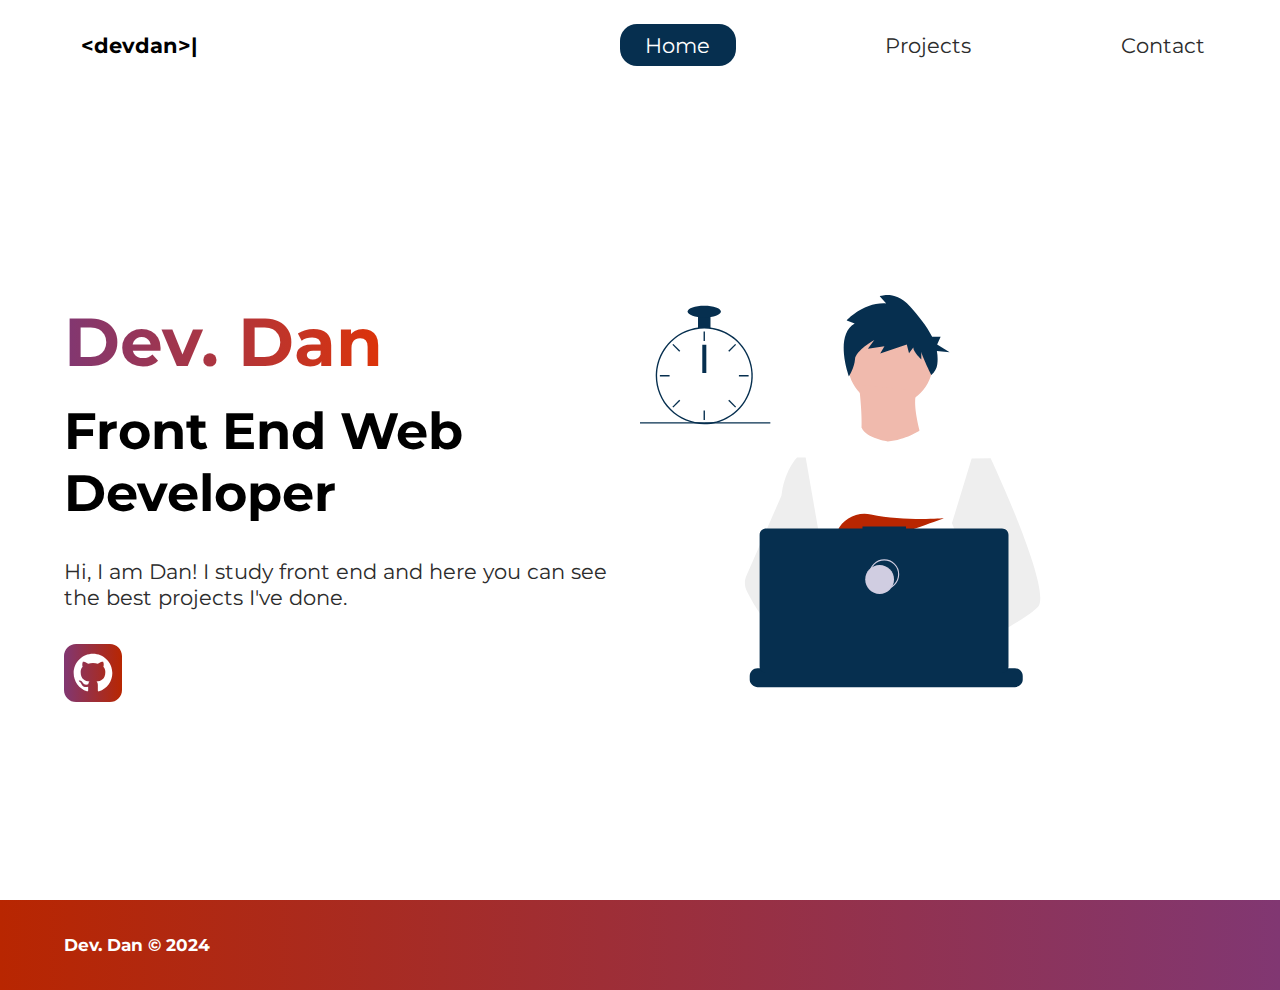
<file: index.html>
<!DOCTYPE html>
<html lang="en">
  <head>
    <meta charset="UTF-8" />
    <meta name="viewport" content="width=device-width, initial-scale=1.0" />
    <meta http-equiv="X-UA-Compatible" content="ie=edge" />
    <meta
      name="description"
      content="Dev. Dan is a front end web developer who specializes in html,css"
    />
    <meta name="robots" content="index,follow" />
    <link
      href="https://fonts.googleapis.com/css?family=Montserrat:400,500&display=swap"
      rel="stylesheet"
    />
    <link rel="preconnect" href="https://fonts.gstatic.com">
<link href="https://fonts.googleapis.com/css2?family=Major+Mono+Display&display=swap" rel="stylesheet">
    <link rel="stylesheet" href="./styles/style.css" />
    <title>Dev. Dan | Web Developer</title>
  </head>
  <body>
    <header class="main-head">
      <nav>
        <div class="logo">
          <!-- <img src="./icons/devdan.svg" alt="logo" /> -->
          <h1>&lt;devdan&gt;<span>|</span></h1>
        </div>
        <ul>
          <li><a class="active" href="/">Home</a></li>
          <li><a href="projects/index.html">Projects</a></li>
          <li><a href="contact/index.html">Contact</a></li>
        </ul>
      </nav>
    </header>
    <section class="intro">
      <div class="intro-text">
        <h2>Dev. Dan</h2>
        <h3>
          Front End Web <br />
          Developer
        </h3>
        <p>
          Hi, I am Dan! I study front end and here you can see the best projects I've done.
        </p>
        <div class="intro-social">
          <a href="https://github.com/danplshko"
            ><img src="./icons/github.svg" alt="github-social-link"
          /></a>
          <!-- <a href="#"
            ><img src="./icons/linked-in.svg" alt="linkedin-social-link"
          /></a> -->
        </div>
      </div>
      <div class="intro-images">
        <svg
          width="799"
          height="690"
          viewBox="0 0 799 690"
          fill="none"
          xmlns="http://www.w3.org/2000/svg"
        >
          <g id="undraw_dev_productivity_umsq (1) 1" clip-path="url(#clip0)">
            <path
              id="Vector"
              d="M516.92 624.636C516.92 624.636 512.16 626.266 504.42 628.576C487.31 633.706 455.65 642.216 428.82 643.916C405.72 645.396 386.2 641.836 382.63 626.766C381.1 620.286 383.27 614.956 388 610.576C402.12 597.486 439 592.796 468.25 591.186C476.51 590.736 484.15 590.526 490.51 590.446C501.31 590.306 508.39 590.526 508.39 590.526L508.56 591.186L516.92 624.636Z"
              fill="#A0616A"
            />
            <path
              id="Vector_2"
              d="M436.99 672.586C418.61 695.346 342.73 647.666 316.19 629.886C310.41 626.016 306.97 623.566 306.97 623.566L331.25 591.186L338.94 580.936C338.94 580.936 345.82 584.586 355.99 590.526C356.36 590.746 356.73 590.966 357.11 591.186C365.88 596.336 376.89 603.066 388 610.576C403.33 620.946 418.83 632.776 428.82 643.916C438.59 654.806 443.08 665.036 436.99 672.586Z"
              fill="#A0616A"
            />
            <g id="me">
              <path
                id="Vector_3"
                d="M434.672 191.952C475.283 191.607 507.926 158.406 507.582 117.795C507.237 77.1832 474.036 44.5403 433.425 44.8847C392.813 45.2291 360.17 78.4303 360.515 119.042C360.859 159.653 394.06 192.296 434.672 191.952Z"
                fill="#F0BAAD"
              />
              <path
                id="Vector_4"
                d="M379.477 155.65C379.477 155.65 394.216 259.972 373.002 271.875C351.787 283.779 499.929 283.588 499.929 283.588C499.929 283.588 466.124 193.284 480.809 165.449L379.477 155.65Z"
                fill="#F0BAAD"
              />
              <path
                id="Vector_5"
                d="M608.101 283.199L596.257 339.402L571.214 458.308L570.49 464.815L562.138 540.138L556.582 590.177L552.857 623.79C528.584 636.526 510.988 645.326 510.988 645.326C510.988 645.326 509.404 637.719 506.871 627.99C489.805 633.265 458.218 642.043 431.404 643.97C441.266 654.777 445.842 664.969 439.817 672.57C421.63 695.485 345.349 648.45 318.659 630.896C318.077 635.158 317.879 639.464 318.068 643.762L297.626 628.314L299.331 592.359L302.206 531.522L305.819 455.229C304.448 451.975 303.294 448.634 302.364 445.228C295.956 423.161 288.032 379.057 281.928 342.067C277.016 312.298 273.302 287.138 272.517 281.785C272.411 281.086 272.358 280.726 272.358 280.726L384.363 230.094C392.509 248.556 429.865 253.809 429.865 253.809C460.756 251.417 484.847 234.913 484.847 234.913L608.101 283.199Z"
                fill="white"
              />
              <path
                id="Vector_6"
                d="M372.285 49.3811L358.49 43.9934C358.49 43.9934 386.969 12.1 426.99 14.513L415.635 2.22366C415.635 2.22366 443.04 -9.01799 468.283 19.6674C481.553 34.7467 496.908 52.4737 506.557 72.5077L521.281 72.3829L515.251 85.9663L536.874 99.3152L514.777 97.0719C516.155 104.471 516.421 112.034 515.566 119.511C514.683 126.991 510.928 133.835 505.094 138.598V138.598C505.094 138.598 487.743 103.449 487.696 97.9443L487.813 111.705C487.813 111.705 473.959 99.4371 473.889 91.1807L466.471 100.877L462.593 85.7717L416.475 101.301L423.87 88.8526L395.157 93.2246L406.278 77.9923C406.278 77.9923 373.932 96.1568 372.811 111.304C371.689 126.452 362.299 140.875 362.299 140.875C362.299 140.875 336.213 70.3294 372.285 49.3811Z"
                fill="#062F4F"
              />
              <path
                id="Vector_7"
                d="M690.215 540.422C682.794 548.605 664.338 560.992 641.951 574.422C633.623 579.413 624.757 584.559 615.71 589.676C594.122 601.889 571.514 614.001 552.857 623.79C528.584 636.526 510.988 645.326 510.988 645.326C510.988 645.326 509.403 637.719 506.871 627.99C503.48 614.968 498.397 598.141 493.184 590.715C493.002 590.456 492.82 590.218 492.638 589.979C491.121 588.022 489.601 586.885 488.112 586.897L562.138 540.138L594.127 519.926L570.489 464.814L540.842 395.683L557.908 339.727L575.062 283.479L608.101 283.199C608.101 283.199 619.243 306.985 633.514 340.166C635.647 345.128 637.851 350.299 640.096 355.64C669.469 425.394 706.176 522.836 690.215 540.422Z"
                fill="#EEEEEE"
              />
              <path
                id="Vector_8"
                d="M358.123 591.2C355.41 591.212 352.702 591.456 350.029 591.928C327.074 596.073 320.47 616.94 318.659 630.896C318.077 635.158 317.879 639.464 318.068 643.761L297.626 628.314L290.178 622.687C272.316 616.628 256.353 605.733 242.483 592.84C230.449 581.456 219.634 568.849 210.213 555.223C200.831 541.793 192.448 527.692 185.134 513.034C183.094 508.943 181.977 504.454 181.864 499.884C181.751 495.314 182.644 490.775 184.48 486.588L209.154 430.327L245.218 348.098C245.471 346.146 245.752 344.237 246.059 342.371C252.995 300.511 272.367 281.786 272.367 281.786L287.286 281.659L297.778 341.932L310.813 416.815L302.364 445.227L282.839 510.845L302.205 531.522L358.123 591.2Z"
                fill="#EEEEEE"
              />
            </g>
            <path
              id="Vector_9"
              d="M372.877 415.806L385.631 430.686C390.37 429.783 395.319 428.721 400.416 427.529L396.752 415.806L405.71 426.256C459.707 412.975 526.637 387.155 526.637 387.155C526.637 387.155 454.379 392.453 400.428 380.666C376.558 375.451 351.998 387.284 342.202 409.668C336.508 422.679 337.403 433.951 357.596 433.951C364.419 433.835 371.223 433.195 377.949 432.037L372.877 415.806Z"
              fill="#b82601"
            />
            <path
              id="Vector_10"
              d="M663.65 660.386V666.456C663.654 668.122 663.345 669.774 662.74 671.326C662.472 672.018 662.147 672.687 661.77 673.326C660.578 675.326 658.887 676.983 656.862 678.133C654.838 679.283 652.549 679.887 650.22 679.886H203.67C201.342 679.887 199.053 679.283 197.028 678.133C195.003 676.983 193.312 675.326 192.12 673.326C191.743 672.687 191.419 672.018 191.15 671.326C190.546 669.774 190.237 668.122 190.24 666.456V660.386C190.24 658.622 190.587 656.876 191.262 655.246C191.936 653.616 192.926 652.136 194.173 650.888C195.42 649.641 196.901 648.652 198.53 647.977C200.16 647.302 201.906 646.955 203.67 646.956H229.41V644.126C229.41 644.052 229.425 643.979 229.453 643.911C229.481 643.843 229.522 643.782 229.574 643.73C229.626 643.678 229.688 643.636 229.756 643.608C229.824 643.58 229.897 643.566 229.97 643.566H243.4C243.474 643.566 243.547 643.58 243.615 643.608C243.683 643.636 243.745 643.678 243.797 643.73C243.849 643.782 243.89 643.843 243.918 643.911C243.946 643.979 243.96 644.052 243.96 644.126V646.956H252.35V644.126C252.35 644.052 252.365 643.979 252.393 643.911C252.421 643.843 252.462 643.782 252.514 643.73C252.566 643.678 252.628 643.636 252.696 643.608C252.764 643.58 252.837 643.566 252.91 643.566H266.34C266.414 643.566 266.487 643.58 266.555 643.608C266.623 643.636 266.684 643.678 266.736 643.73C266.789 643.782 266.83 643.843 266.858 643.911C266.886 643.979 266.9 644.052 266.9 644.126V646.956H275.3V644.126C275.3 644.052 275.315 643.979 275.343 643.911C275.371 643.843 275.412 643.782 275.464 643.73C275.516 643.678 275.578 643.636 275.646 643.608C275.714 643.58 275.787 643.566 275.86 643.566H289.29C289.364 643.566 289.437 643.58 289.505 643.608C289.573 643.636 289.634 643.678 289.686 643.73C289.739 643.782 289.78 643.843 289.808 643.911C289.836 643.979 289.85 644.052 289.85 644.126V646.956H298.24V644.126C298.24 644.052 298.255 643.979 298.283 643.911C298.311 643.843 298.352 643.782 298.404 643.73C298.456 643.678 298.518 643.636 298.586 643.608C298.654 643.58 298.727 643.566 298.8 643.566H312.23C312.304 643.566 312.377 643.58 312.445 643.608C312.513 643.636 312.574 643.678 312.626 643.73C312.678 643.782 312.72 643.843 312.748 643.911C312.776 643.979 312.79 644.052 312.79 644.126V646.956H321.18V644.126C321.18 644.052 321.194 643.979 321.223 643.911C321.251 643.843 321.292 643.782 321.344 643.73C321.396 643.678 321.458 643.636 321.526 643.608C321.594 643.58 321.667 643.566 321.74 643.566H335.17C335.244 643.566 335.317 643.58 335.385 643.608C335.453 643.636 335.514 643.678 335.566 643.73C335.618 643.782 335.66 643.843 335.688 643.911C335.716 643.979 335.73 644.052 335.73 644.126V646.956H344.13V644.126C344.13 644.052 344.145 643.979 344.173 643.911C344.201 643.843 344.242 643.782 344.294 643.73C344.346 643.678 344.408 643.636 344.476 643.608C344.544 643.58 344.617 643.566 344.69 643.566H358.12C358.194 643.566 358.267 643.58 358.335 643.608C358.403 643.636 358.464 643.678 358.516 643.73C358.569 643.782 358.61 643.843 358.638 643.911C358.666 643.979 358.68 644.052 358.68 644.126V646.956H367.07V644.126C367.07 644.052 367.085 643.979 367.113 643.911C367.141 643.843 367.182 643.782 367.234 643.73C367.286 643.678 367.348 643.636 367.416 643.608C367.484 643.58 367.557 643.566 367.63 643.566H472.83C472.904 643.566 472.977 643.58 473.045 643.608C473.113 643.636 473.174 643.678 473.227 643.73C473.279 643.782 473.32 643.843 473.348 643.911C473.376 643.979 473.39 644.052 473.39 644.126V646.956H481.79V644.126C481.79 644.052 481.804 643.979 481.833 643.911C481.861 643.843 481.902 643.782 481.954 643.73C482.006 643.678 482.068 643.636 482.136 643.608C482.204 643.58 482.277 643.566 482.35 643.566H495.78C495.928 643.567 496.07 643.627 496.175 643.732C496.279 643.836 496.339 643.978 496.34 644.126V646.956H504.73V644.126C504.73 644.052 504.745 643.979 504.773 643.911C504.801 643.843 504.842 643.782 504.894 643.73C504.946 643.678 505.008 643.636 505.076 643.608C505.144 643.58 505.217 643.566 505.29 643.566H518.72C518.794 643.566 518.867 643.58 518.935 643.608C519.003 643.636 519.065 643.678 519.117 643.73C519.169 643.782 519.21 643.843 519.238 643.911C519.266 643.979 519.28 644.052 519.28 644.126V646.956H527.67V644.126C527.67 644.052 527.685 643.979 527.713 643.911C527.741 643.843 527.782 643.782 527.834 643.73C527.886 643.678 527.948 643.636 528.016 643.608C528.084 643.58 528.157 643.566 528.23 643.566H541.66C541.734 643.566 541.807 643.58 541.875 643.608C541.943 643.636 542.005 643.678 542.057 643.73C542.109 643.782 542.15 643.843 542.178 643.911C542.206 643.979 542.22 644.052 542.22 644.126V646.956H550.62V644.126C550.62 644.052 550.635 643.979 550.663 643.911C550.691 643.843 550.732 643.782 550.784 643.73C550.836 643.678 550.898 643.636 550.966 643.608C551.034 643.58 551.107 643.566 551.18 643.566H564.61C564.757 643.568 564.898 643.628 565.001 643.733C565.104 643.837 565.161 643.979 565.16 644.126V646.956H573.56V644.126C573.56 644.052 573.575 643.979 573.603 643.911C573.631 643.843 573.672 643.782 573.724 643.73C573.776 643.678 573.838 643.636 573.906 643.608C573.974 643.58 574.047 643.566 574.12 643.566H587.55C587.624 643.566 587.697 643.58 587.765 643.608C587.833 643.636 587.895 643.678 587.947 643.73C587.999 643.782 588.04 643.843 588.068 643.911C588.096 643.979 588.11 644.052 588.11 644.126V646.956H596.5V644.126C596.5 644.052 596.515 643.979 596.543 643.911C596.571 643.843 596.612 643.782 596.664 643.73C596.716 643.678 596.778 643.636 596.846 643.608C596.914 643.58 596.987 643.566 597.06 643.566H610.49C610.564 643.566 610.637 643.58 610.705 643.608C610.773 643.636 610.835 643.678 610.887 643.73C610.939 643.782 610.98 643.843 611.008 643.911C611.036 643.979 611.05 644.052 611.05 644.126V646.956H650.22C651.984 646.955 653.731 647.302 655.36 647.977C656.99 648.652 658.471 649.641 659.718 650.888C660.965 652.136 661.954 653.616 662.629 655.246C663.304 656.876 663.651 658.622 663.65 660.386Z"
              fill="#062F4F"
            />
            <!-- <path
              id="Vector_11"
              d="M793.5 671.326H60.5V673.326H793.5V671.326Z"
              fill="#3F3D56"
            /> -->
            <path
              id="Vector_12"
              d="M627.694 404.757H461.251V401.326H385.78V404.757H218.651C215.665 404.757 212.801 405.943 210.69 408.054C208.578 410.166 207.392 413.029 207.392 416.015V643.927C207.392 646.913 208.578 649.776 210.69 651.888C212.801 653.999 215.665 655.185 218.651 655.185H627.694C630.68 655.185 633.544 653.999 635.655 651.888C637.767 649.776 638.953 646.913 638.953 643.927V416.015C638.953 414.537 638.662 413.073 638.096 411.707C637.53 410.341 636.701 409.1 635.655 408.054C634.61 407.009 633.369 406.18 632.003 405.614C630.637 405.048 629.173 404.757 627.694 404.757Z"
              fill="#062F4F"
            />
            <path
              id="Vector_13"
              d="M423.5 509.326C437.307 509.326 448.5 498.133 448.5 484.326C448.5 470.519 437.307 459.326 423.5 459.326C409.693 459.326 398.5 470.519 398.5 484.326C398.5 498.133 409.693 509.326 423.5 509.326Z"
              stroke="#D0CDE1"
              stroke-width="2"
              stroke-miterlimit="10"
            />
            <path
              id="Vector_14"
              d="M415.5 518.326C429.307 518.326 440.5 507.133 440.5 493.326C440.5 479.519 429.307 468.326 415.5 468.326C401.693 468.326 390.5 479.519 390.5 493.326C390.5 507.133 401.693 518.326 415.5 518.326Z"
              fill="#D0CDE1"
            />
            <!-- <path
              id="Vector_15"
              d="M108.446 661.223H80.4463V689.223H108.446V661.223Z"
              fill="#D0CDE1"
            />
            <path
              id="Vector_16"
              d="M91.4502 639.223V673.223H125.45V639.223H91.4502ZM123.97 671.743H92.9202V640.703H123.97V671.743Z"
              fill="#3F3D56"
            />
            <path
              id="Vector_17"
              d="M756.446 661.223H728.446V689.223H756.446V661.223Z"
              fill="#D0CDE1"
            />
            <path
              id="Vector_18"
              d="M739.45 639.223V673.223H773.45V639.223H739.45ZM771.97 671.743H740.92V640.703H771.97V671.743Z"
              fill="#3F3D56" -->
            />
            <!-- <path
              id="Vector_19"
              d="M94.5802 230.113C138.399 230.113 173.921 194.592 173.921 150.773C173.921 106.955 138.399 71.4326 94.5802 71.4326C50.7617 71.4326 15.2397 106.955 15.2397 150.773C15.2397 194.592 50.7617 230.113 94.5802 230.113Z"
              fill="#813772"
            /> -->
            <path
              id="Vector_20"
              d="M122.229 56.4899C115.045 55.5763 107.774 55.5763 100.59 56.4899C84.586 58.5913 69.5203 65.2398 57.181 75.6465C44.8417 86.0532 35.7467 99.7813 30.9754 115.202C28.8053 122.229 27.5764 129.514 27.3208 136.864C27.2848 137.886 27.2607 138.92 27.2607 139.954C27.283 162.264 36.1559 183.655 51.932 199.431C67.7082 215.207 89.0989 224.08 111.41 224.103C113.201 224.103 114.992 224.042 116.759 223.934C120.907 223.674 125.03 223.103 129.093 222.227C148.495 218.055 165.798 207.161 177.947 191.468C190.095 175.776 196.308 156.295 195.487 136.467C194.665 116.638 186.863 97.738 173.459 83.1039C160.054 68.4698 141.909 59.0435 122.229 56.4899H122.229ZM137.748 217.347H137.736C130.959 219.659 123.905 221.062 116.759 221.518C114.992 221.638 113.201 221.698 111.41 221.698C89.7377 221.672 68.961 213.051 53.6367 197.727C38.3123 182.402 29.6914 161.626 29.6649 139.954C29.6649 138.92 29.689 137.886 29.725 136.864C30.5514 115.744 39.5156 95.7617 54.7411 81.1008C69.9666 66.44 90.273 58.237 111.41 58.2089C130.776 58.21 149.513 65.0865 164.283 77.6131C179.052 90.1398 188.895 107.503 192.057 126.61C195.219 145.716 191.496 165.325 181.55 181.942C171.604 198.559 156.081 211.106 137.748 217.347H137.748Z"
              fill="#062F4F"
            />
            <path
              id="Vector_21"
              d="M112.612 63.0176H110.208V79.8474H112.612V63.0176Z"
              fill="#062F4F"
            />
            <path
              id="Vector_22"
              d="M57.8578 84.7018L56.1577 86.4019L68.0582 98.3023L69.7582 96.6022L57.8578 84.7018Z"
              fill="#062F4F"
            />
            <path
              id="Vector_23"
              d="M34.4736 138.751V141.156H51.3034V138.751H34.4736Z"
              fill="#062F4F"
            />
            <path
              id="Vector_24"
              d="M56.1578 193.506L57.8579 195.206L69.7584 183.306L68.0583 181.606L56.1578 193.506Z"
              fill="#062F4F"
            />
            <path
              id="Vector_25"
              d="M153.062 96.6022L154.762 98.3022L166.662 86.4018L164.962 84.7017L153.062 96.6022Z"
              fill="#062F4F"
            />
            <path
              id="Vector_26"
              d="M171.516 138.751V141.156H188.346V138.751H171.516Z"
              fill="#062F4F"
            />
            <path
              id="Vector_27"
              d="M154.762 181.605L153.062 183.305L164.962 195.206L166.662 193.506L154.762 181.605Z"
              fill="#062F4F"
            />
            <path
              id="Vector_28"
              d="M112.612 200.06H110.208V216.89H112.612V200.06Z"
              fill="#062F4F"
            />
            <!-- <path
              id="Vector_29"
              d="M115.016 135.145C113.976 134.365 112.711 133.943 111.41 133.943C110.11 133.943 108.844 134.365 107.804 135.145C107.091 135.686 106.505 136.375 106.085 137.165C105.552 138.181 105.322 139.329 105.421 140.473C105.52 141.616 105.944 142.707 106.644 143.617C107.343 144.527 108.288 145.218 109.368 145.608C110.447 145.997 111.616 146.07 112.735 145.817C113.855 145.564 114.878 144.996 115.685 144.179C116.492 143.363 117.048 142.333 117.288 141.21C117.528 140.088 117.441 138.92 117.039 137.846C116.636 136.771 115.935 135.834 115.017 135.145H115.016ZM111.41 143.56C110.454 143.557 109.539 143.176 108.863 142.501C108.187 141.825 107.807 140.909 107.804 139.954C107.808 139.224 108.03 138.513 108.441 137.91C108.793 137.4 109.271 136.989 109.828 136.718C110.386 136.446 111.004 136.323 111.623 136.361C112.241 136.398 112.84 136.594 113.361 136.931C113.881 137.267 114.307 137.732 114.595 138.281C114.883 138.83 115.025 139.444 115.007 140.063C114.989 140.683 114.811 141.287 114.491 141.818C114.17 142.349 113.719 142.788 113.179 143.093C112.639 143.398 112.03 143.559 111.41 143.56V143.56Z"
              fill="#3F3D56"
            /> -->
            <path
              id="Vector_30"
              d="M122.229 35.3687H100.591V57.007H122.229V35.3687Z"
              fill="#062F4F"
            />
            <path
              id="Vector_31"
              d="M111.41 38.9748C127.344 38.9748 140.261 34.4 140.261 28.7567C140.261 23.1134 127.344 18.5386 111.41 18.5386C95.4757 18.5386 82.5586 23.1134 82.5586 28.7567C82.5586 34.4 95.4757 38.9748 111.41 38.9748Z"
              fill="#062F4F"
            />
            <path id="clock-arrow" d="M115 86H108V135H115V86Z" fill="#062F4F" />
            <path
              id="Vector_32"
              d="M226 220.44H0V222.844H226V220.44Z"
              fill="#062F4F"
            />
            <!-- <g id="plant-left">
              <path
                id="Vector_33"
                d="M150.594 599.754C151.527 631.704 132.858 643.413 109.43 644.097C108.886 644.113 108.344 644.123 107.805 644.126C106.719 644.135 105.643 644.117 104.577 644.072C83.3891 643.193 66.6172 631.945 65.7495 602.232C64.8515 571.482 103.018 531.529 105.882 528.574L105.887 528.571C105.996 528.458 106.052 528.402 106.052 528.402C106.052 528.402 149.661 567.807 150.594 599.754Z"
                fill="#D0CDE1"
              />
              <path
                id="Vector_34"
                d="M107.744 639.255L122.626 617.124L107.774 641.636L107.805 644.126C106.719 644.135 105.643 644.117 104.577 644.072L105.315 612.06L105.295 611.813L105.322 611.766L105.393 608.741L89.0952 585.078L105.374 606.477L105.432 607.116L105.989 582.93L91.9122 558.397L106.029 578.681L105.882 528.574L105.882 528.407L105.887 528.571L106.821 568.062L119.651 552.021L106.863 571.464L107.143 593.098L118.949 571.984L107.187 596.279L107.343 608.308L124.512 578.897L107.395 612.505L107.744 639.255Z"
                fill="#3F3D56"
              />
            </g>
            <g id="plant-right">
              <path
                id="Vector_35"
                d="M798.594 599.754C799.527 631.704 780.858 643.413 757.43 644.097C756.886 644.113 756.344 644.123 755.805 644.126C754.719 644.135 753.643 644.117 752.577 644.072C731.389 643.193 714.617 631.945 713.749 602.232C712.851 571.482 751.018 531.529 753.882 528.574L753.887 528.571C753.996 528.458 754.052 528.402 754.052 528.402C754.052 528.402 797.661 567.807 798.594 599.754Z"
                fill="#D0CDE1"
              />
              <path
                id="Vector_36"
                d="M755.744 639.255L770.626 617.124L755.774 641.636L755.805 644.126C754.719 644.135 753.643 644.117 752.577 644.072L753.315 612.06L753.295 611.813L753.323 611.766L753.393 608.741L737.095 585.078L753.374 606.477L753.432 607.116L753.989 582.93L739.912 558.397L754.029 578.681L753.882 528.574L753.882 528.407L753.887 528.571L754.821 568.062L767.651 552.021L754.864 571.464L755.143 593.098L766.949 571.984L755.187 596.279L755.343 608.308L772.512 578.897L755.395 612.505L755.744 639.255Z"
                fill="#3F3D56"
              />
            </g> -->
          </g>
          <defs>
            <clipPath id="clip0">
              <rect width="798.627" height="689.223" fill="white" />
            </clipPath>
          </defs>
        </svg>
        <img class="splash" src="./img/splash.svg" alt="" />
      </div>
    </section>
    <footer>
      <h4>Dev. Dan &copy; 2024</h4>
      <!-- <ul>
        <li>
          <a href="#"
            ><img src="./icons/twitter 1.svg" alt="twitter-social"
          /></a>
        </li>
        <li>
          <a href="#"
            ><img src="./icons/instagram 1.svg" alt="instagram-social"
          /></a>
        </li>
        <li>
          <a href="#"
            ><img src="./icons/youtube-symbol 1.svg" alt="youtube-social"
          /></a>
        </li>
      </ul> -->
    </footer>
  </body>
</html>
</file>
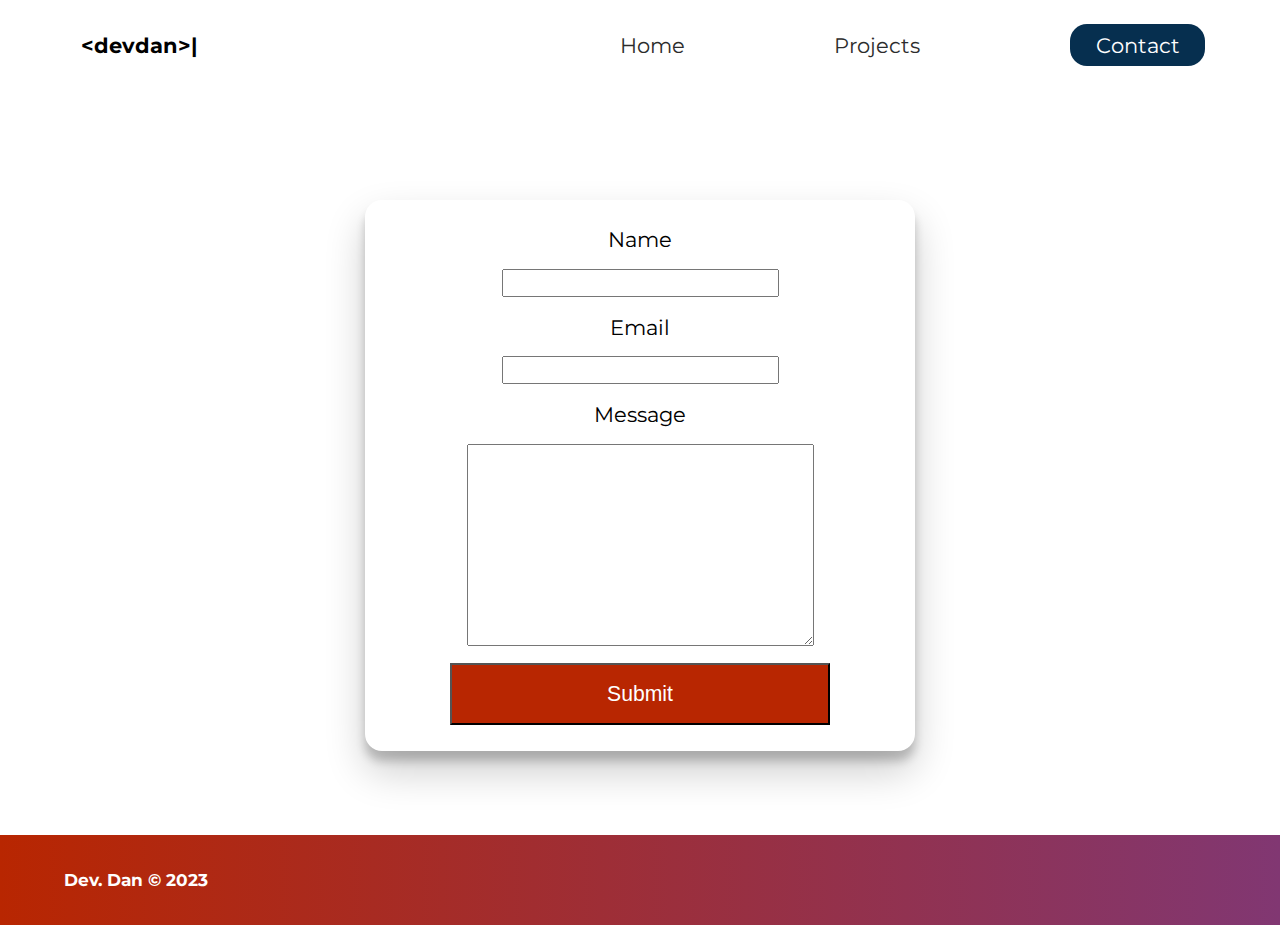
<file: contact/index.html>
<!DOCTYPE html>
<html lang="en">
  <head>
    <meta charset="UTF-8" />
    <meta name="viewport" content="width=device-width, initial-scale=1.0" />
    <meta http-equiv="X-UA-Compatible" content="ie=edge" />
    <meta
      name="description"
      content="Dev. Dan is a front end web developer who specializes in html,css"
    />
    <meta name="robots" content="index,follow" />
    <link
      href="https://fonts.googleapis.com/css?family=Montserrat:400,500&display=swap"
      rel="stylesheet"
    />
    <link rel="stylesheet" href="../styles/style.css" />
    <title>Dev. Dan | Web Developer</title>
  </head>
  <body>
    <header class="main-head">
      <nav>
        <div class="logo">
          <h1>&lt;devdan&gt;<span>|</span></h1>
        </div>
        <ul>
          <li><a href="../index.html">Home</a></li>
          <li><a href="../projects/">Projects</a></li>
          <li><a class="active" href="./index.html">Contact</a></li>
        </ul>
      </nav>
    </header>
    <section class="form-section">
      <form action="https://formspree.io/f/xnqlqvwe"method="POST">
        <label for="name">Name</label>
        <input type="text" name="name" id="name" required />
        <label for="email">Email</label>
        <input type="email" name="_replyto" id="email" required />
        <label for="message">Message</label>
        <textarea name="message" id="message" cols="30" rows="10"></textarea>
        <button type="submit">Submit</button>
      </form>
    </section>
    <footer>
      <h4>Dev. Dan &copy; 2023</h4>
      <!-- <ul>
        <li>
          <a href="#"><img src="/icons/twitter 1.svg" alt="twitter-social"/></a>
        </li>
        <li>
          <a href="#"
            ><img src="/icons/instagram 1.svg" alt="instagram-social"
          /></a>
        </li>
        <li>
          <a href="#"
            ><img src="/icons/youtube-symbol 1.svg" alt="youtube-social"
          /></a>
        </li>
      </ul> -->
    </footer>
  </body>
</html>
</file>
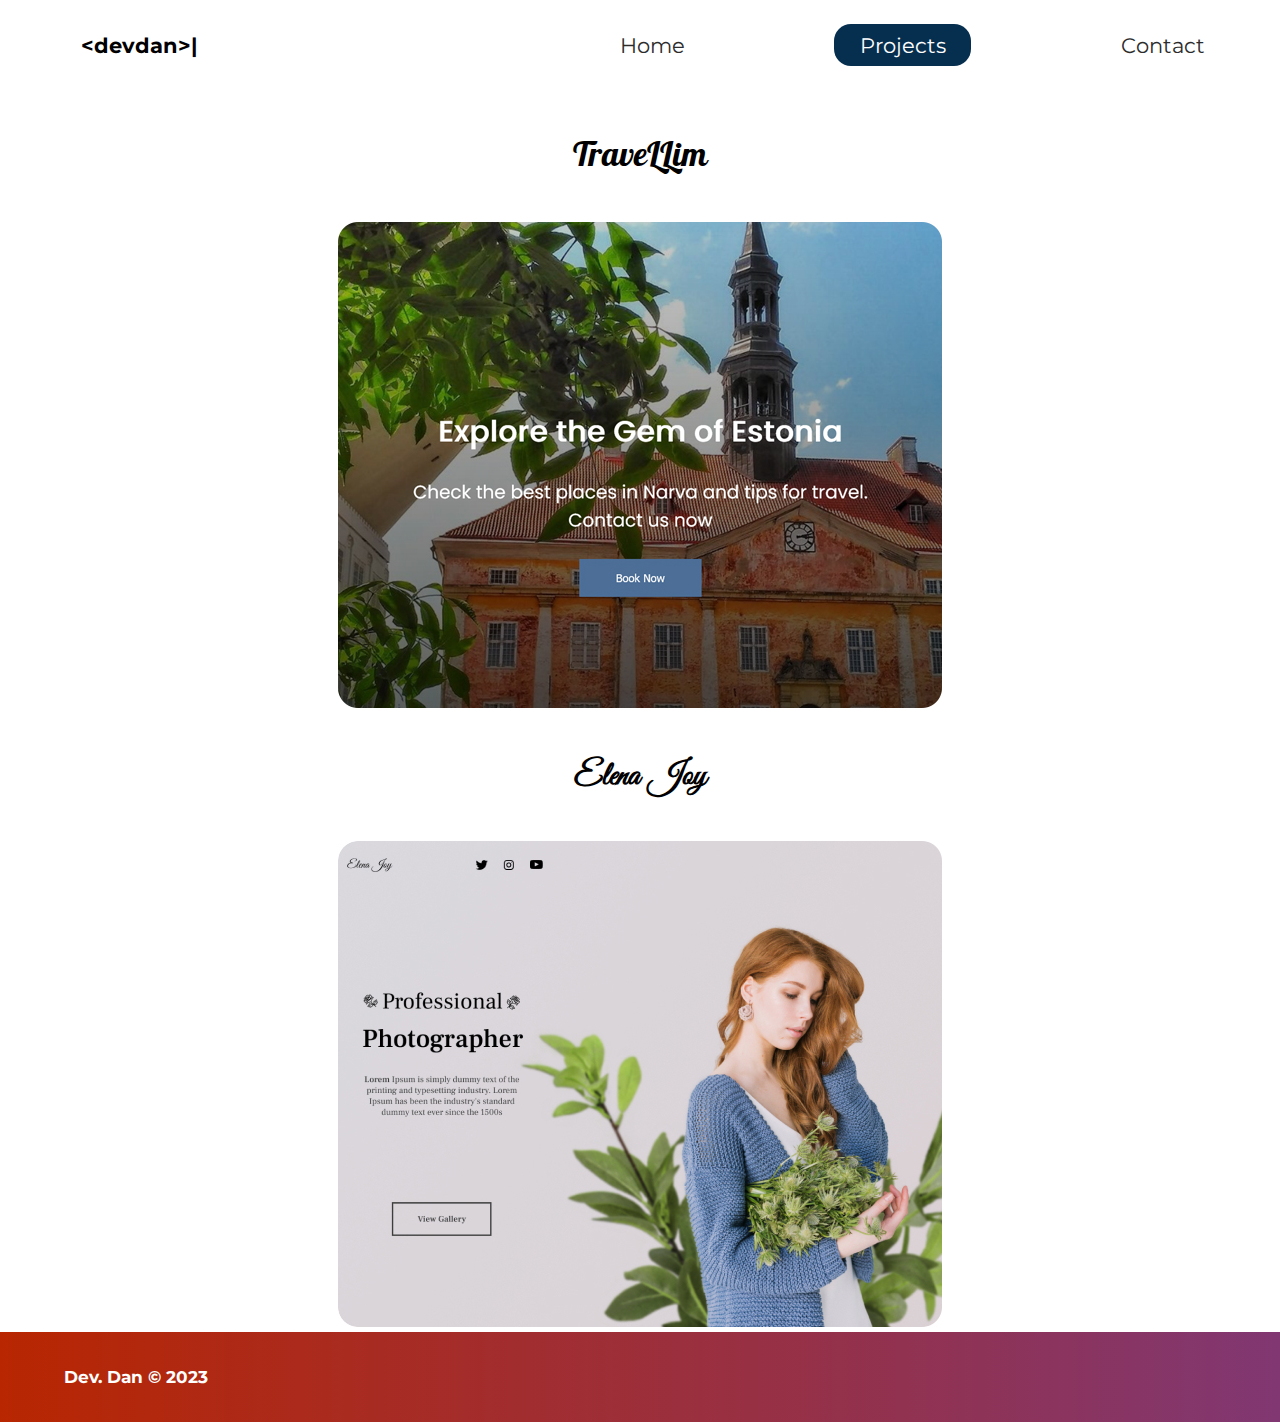
<file: projects/index.html>
<!DOCTYPE html>
<html lang="en">
  <head>
    <meta charset="UTF-8" />
    <meta name="viewport" content="width=device-width, initial-scale=1.0" />
    <meta http-equiv="X-UA-Compatible" content="ie=edge" />
    <meta
      name="description"
      content="Dev. Dan is a front end web developer who specializes in html,css"
    />
    <meta name="robots" content="index,follow" />
    <link
      href="https://fonts.googleapis.com/css?family=Montserrat:400,500&display=swap"
      rel="stylesheet"
    />
    <link href="https://fonts.googleapis.com/css2?family=Pattaya&display=swap" rel="stylesheet">
    <link rel="stylesheet" href="../styles/style.css" />
    <title>Dev. Dan | Web Developer</title>
    <style>
      @font-face {
  font-family: "Vibes";
  src: url("fonts/GreatVibes-Regular.ttf");
}
    </style>
  </head>
  <body>
    <header class="main-head">
      <nav>
        <div class="logo">
          
          <h1>&lt;devdan&gt;<span>|</span></h1>
        </div>
        <ul>
          <li><a href="../index.html">Home</a></li>
          <li><a class="active" href="./index.html">Projects</a></li>
          <li><a href="../contact/">Contact</a></li>
        </ul>
      </nav>
    </header>
    <section class="projects">
      <div class="travelly">
        <h2 style="font-family: 'Pattaya', sans-serif;
        font-weight: 400;">TraveLLim</h2>
        <a href="Project 1 - Travel Website/index.html"><img src="../img/travelly.jpg" alt="travelly-project" /></a>
      </div>
      <div class="travelly">
        <h2 style="font-family: 'Vibes', sans-serif;">Elena Joy</h2>
        <a href="Project 2 - Photography Website/index.html"><img src="../img/elena-joy.jpg" alt="elena-project" /></a>
      </div>
    </section>
    <footer>
      <h4>Dev. Dan &copy; 2023</h4>
      <!-- <ul>
        <li>
          <a href="#"><img src="/icons/twitter 1.svg" alt="twitter-social"/></a>
        </li>
        <li>
          <a href="#"
            ><img src="/icons/instagram 1.svg" alt="instagram-social"
          /></a>
        </li>
        <li>
          <a href="#"
            ><img src="/icons/youtube-symbol 1.svg" alt="youtube-social"
          /></a>
        </li>
      </ul> -->
    </footer>
  </body>
</html>
</file>
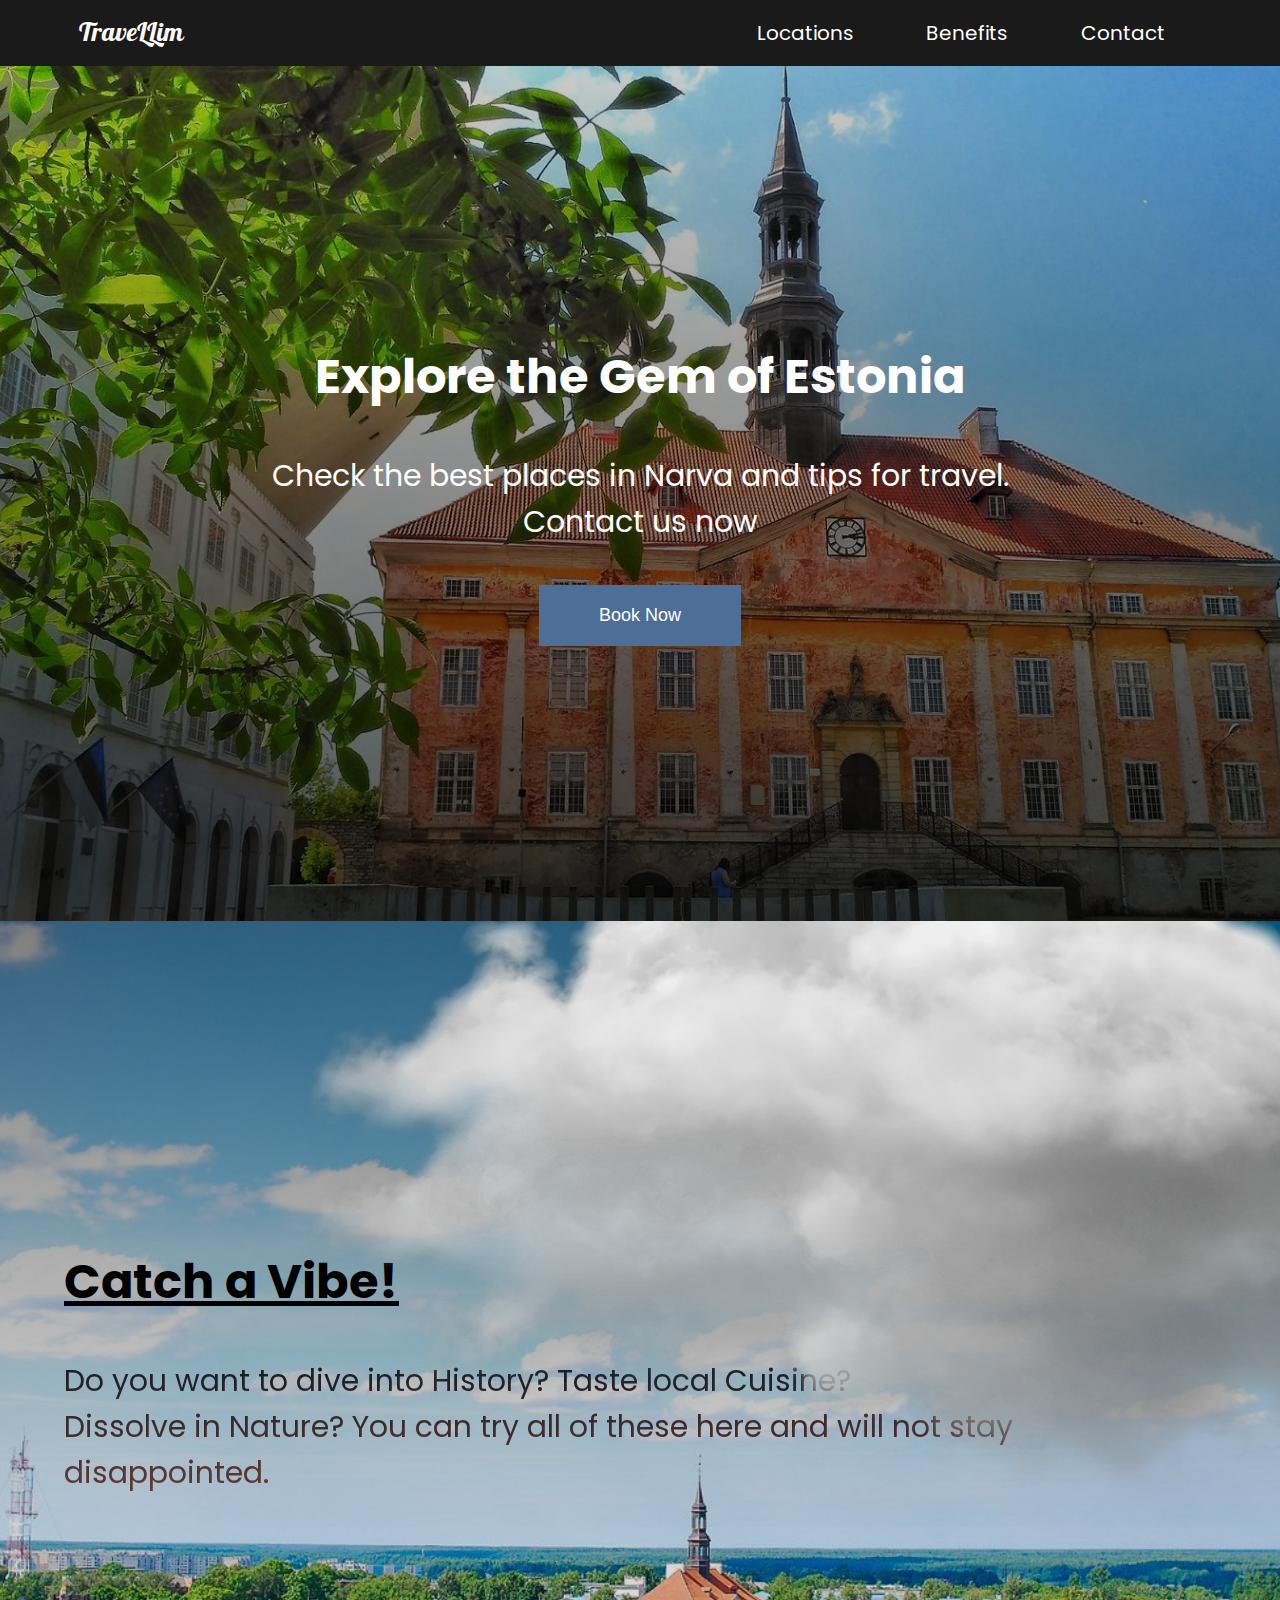
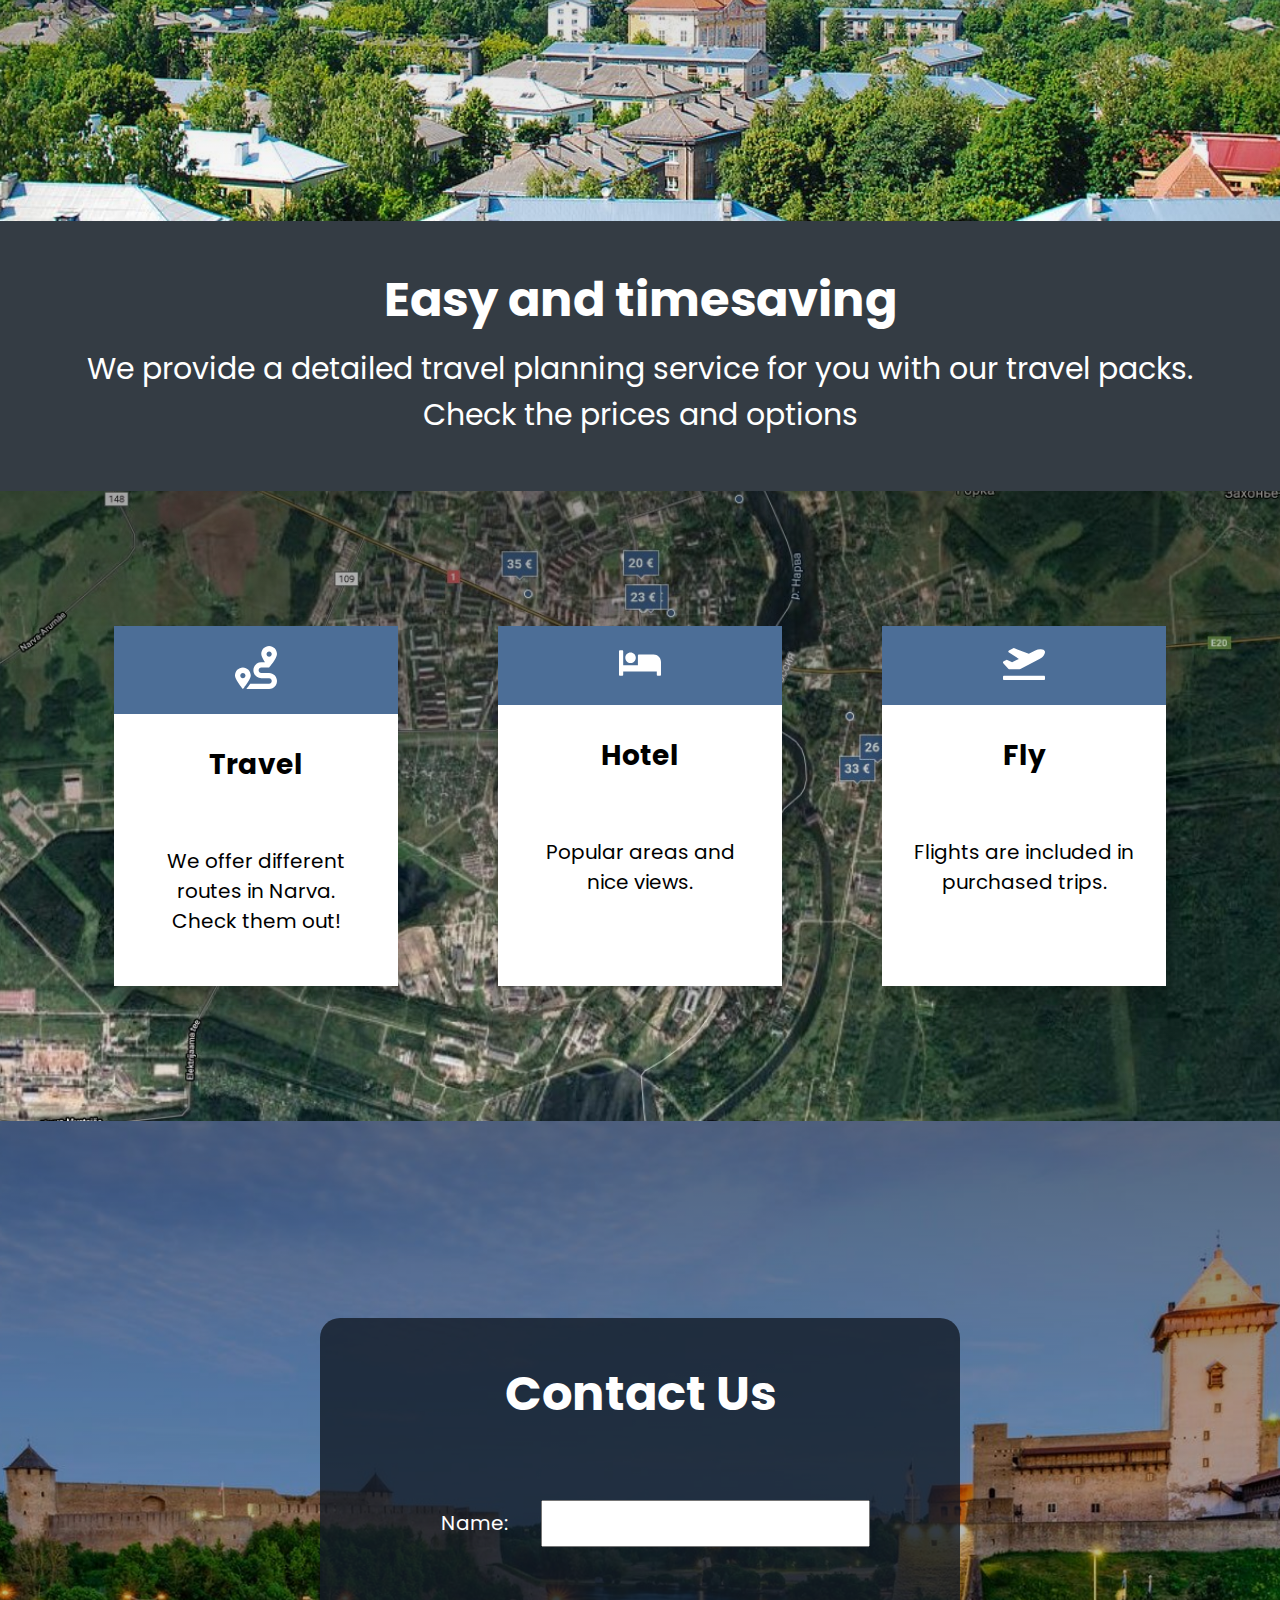
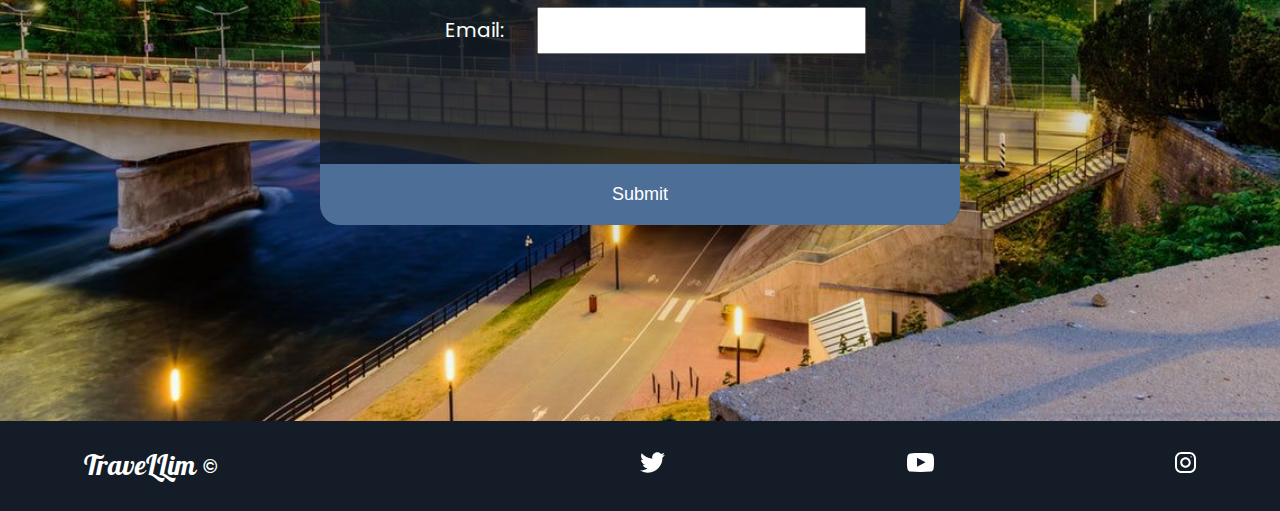
<file: projects/Project 1 - Travel Website/index.html>
<!DOCTYPE html>
<html lang="en">
<head>
    <meta charset="UTF-8">
    <meta http-equiv="X-UA-Compatible" content="IE=edge">
    <meta name="viewport" content="width=device-width, initial-scale=1.0">
    <meta name="description" content="Travelly is a travel agency website that helps you pick out your holiday vacatior">
    <meta name="robots" content="index,follow">
    <link rel="icon" href="icons/narva.svg">
    <link rel="stylesheet" href="style.css">
    <link rel="preconnect" href="https://fonts.gstatic.com">
    <link href="https://fonts.googleapis.com/css2?family=Poppins:wght@400;500&display=swap" rel="stylesheet">
    <link rel="preconnect" href="https://fonts.gstatic.com">
    <link href="https://fonts.googleapis.com/css2?family=Pattaya&display=swap" rel="stylesheet">
    <title>TraveLLim | Travelling in Narva</title>
</head>
<body>
    <!-- ? HOW TO MAKE MOBILE MENU BY FLEX -->
    <header class="main-head">
        <nav>
            <h1 id="logo">TraveLLim</h1>
            <ul>
                <li><a href="#locations">Locations</a></li>
                <li><a href="#benefits">Benefits</a></li>
                <li><a href="#contact">Contact</a></li>
            </ul>
        </nav>
    </header>
    <section class="hero">
        <h2>Explore the Gem of Estonia</h2>
        <h3>Check the best places in Narva and tips for travel.<br>Contact us now</h3>
        <button>Book Now</button>
    </section>
    <section id="locations">
        <header class="location-head">
            <h2>Catch a Vibe!</h2>
            <h3>Do you want to dive into History? Taste local Cuisine? <br>Dissolve in Nature? You can try all of these here and will not stay disappointed. </h3>
            <img src="img/cloud.png" class="moving-cloud-1 cloud">
            <img src="img/cloud.png" class="moving-cloud-2 cloud">
        </header>
    </section>
    <section id="benefits">
        <header class="benefits-head">
            <h2>Easy and timesaving </h2>
            <h3>We provide a detailed travel planning service for you with our travel packs.<br> Check the prices and options</h3>
        </header>
        <div class="cards">
            <div class="card">
                <div class="card-icon">
                    <img src="icons/route-solid.svg" alt="">
                </div>
                <h4>Travel</h4>
                <p>We offer different routes in Narva. Check them out!</p>
            </div>
            <div class="card">
                <div class="card-icon">
                    <img src="icons/bed-solid.svg" alt="">
                </div>
                <h4>Hotel</h4>
                <p>Popular areas and nice views.</p>
            </div>
            <div class="card">
                <div class="card-icon">
                    <img src="icons/plane-departure-solid.svg" alt="">
                </div>
                <h4>Fly</h4>
                <p>Flights are included in purchased trips.</p>
            </div>
        </div>
    </section>
    <section id="contact">
        <div class="form-wrapper">
            <header class="form-head">
                <h2>Contact Us</h2>
            </header>
            <form action="https://formspree.io/f/meqvqjqv" method="POST">
                <div class="name-form">
                    <label for="name">Name:</label>
                    <input type="text" name="name" required>
                </div>
                <div class="email-form">
                    <label for="email">Email:</label>
                    <input type="email" name="_replyto" required>
                </div>
                <button type="submit" value="Send">Submit</button>
            </form>
        </div>
    </section>
    <footer>
        <div class="footer-wrapper">
            <h5>TraveLLim &copy;</h5>
            <ul>
                <li><a href=""><img src="icons/twitter.svg" alt=""></a></li>
                <li><a href=""><img src="icons/youtube.svg" alt=""></a></li>
                <li><a href=""><img src="icons/instagram.svg" alt=""></a></li>
            </ul>
        </div>
    </footer>
</body>
</html>
</file>
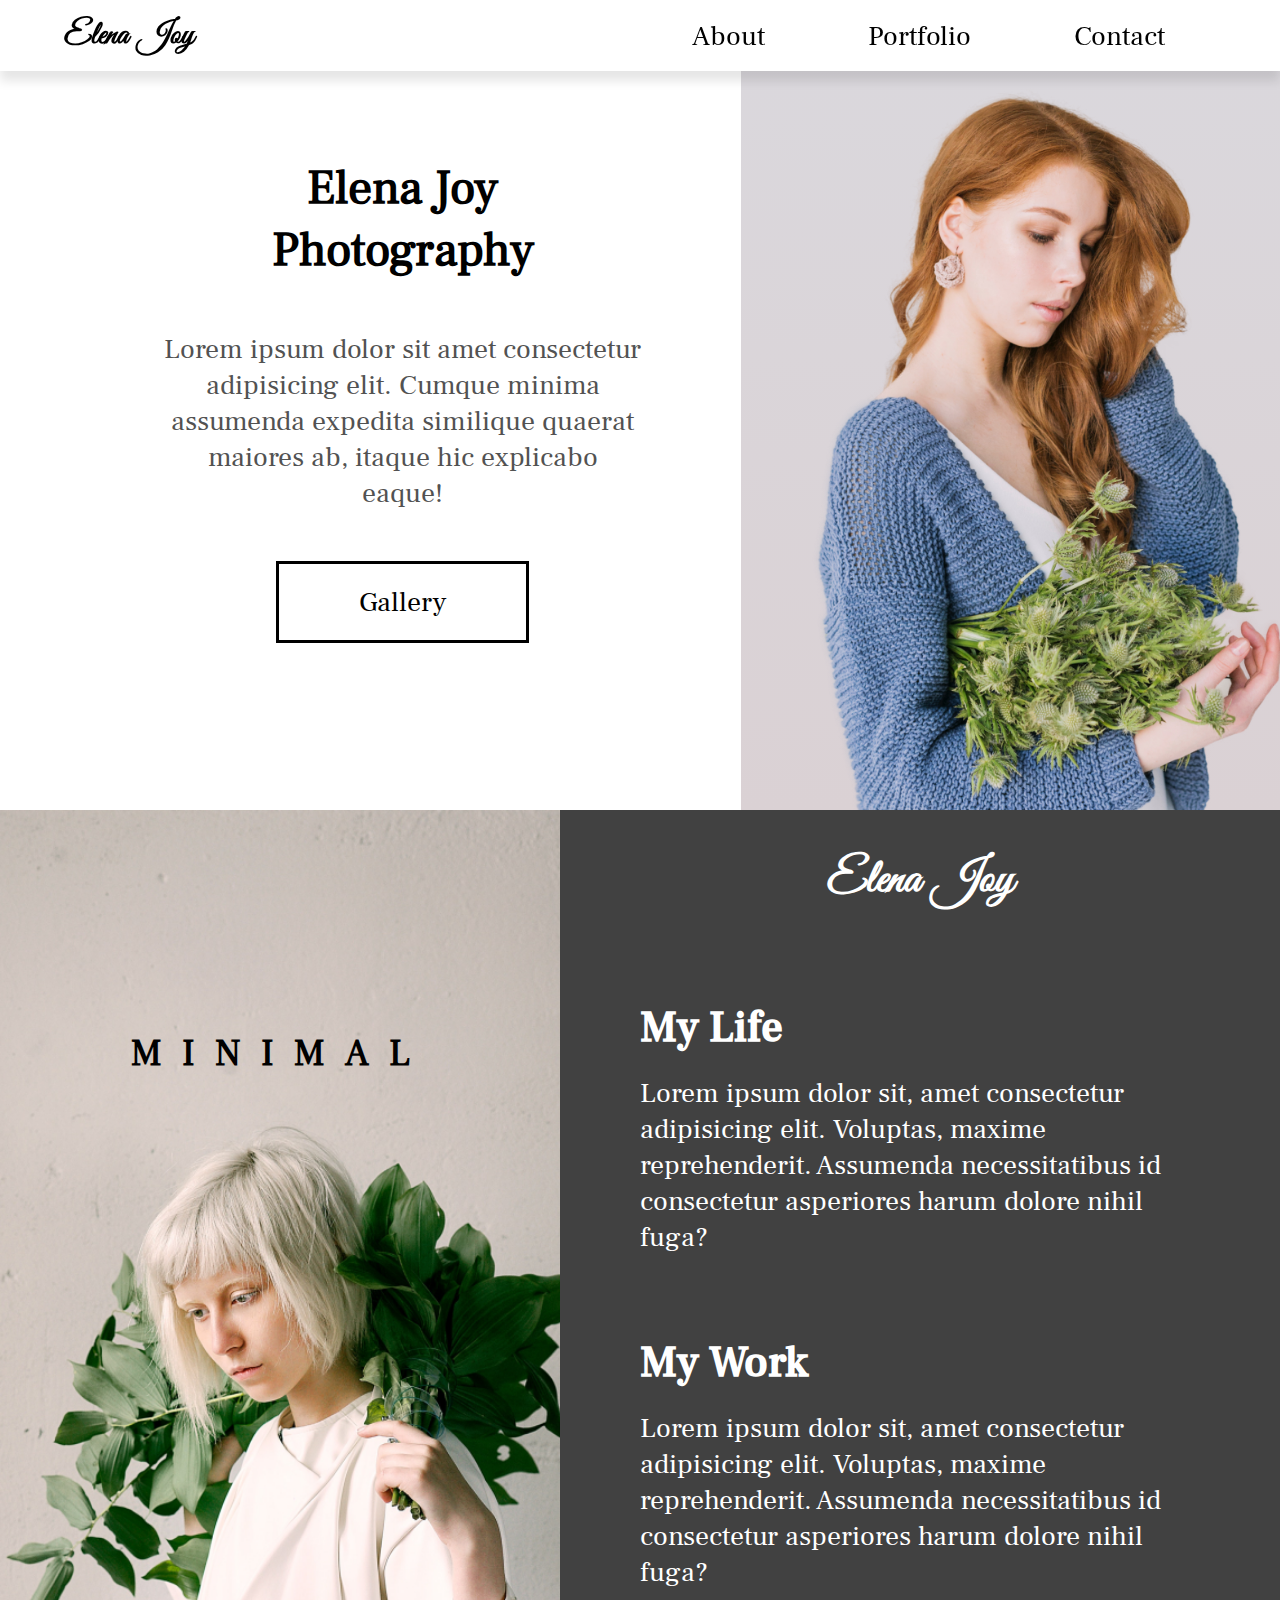
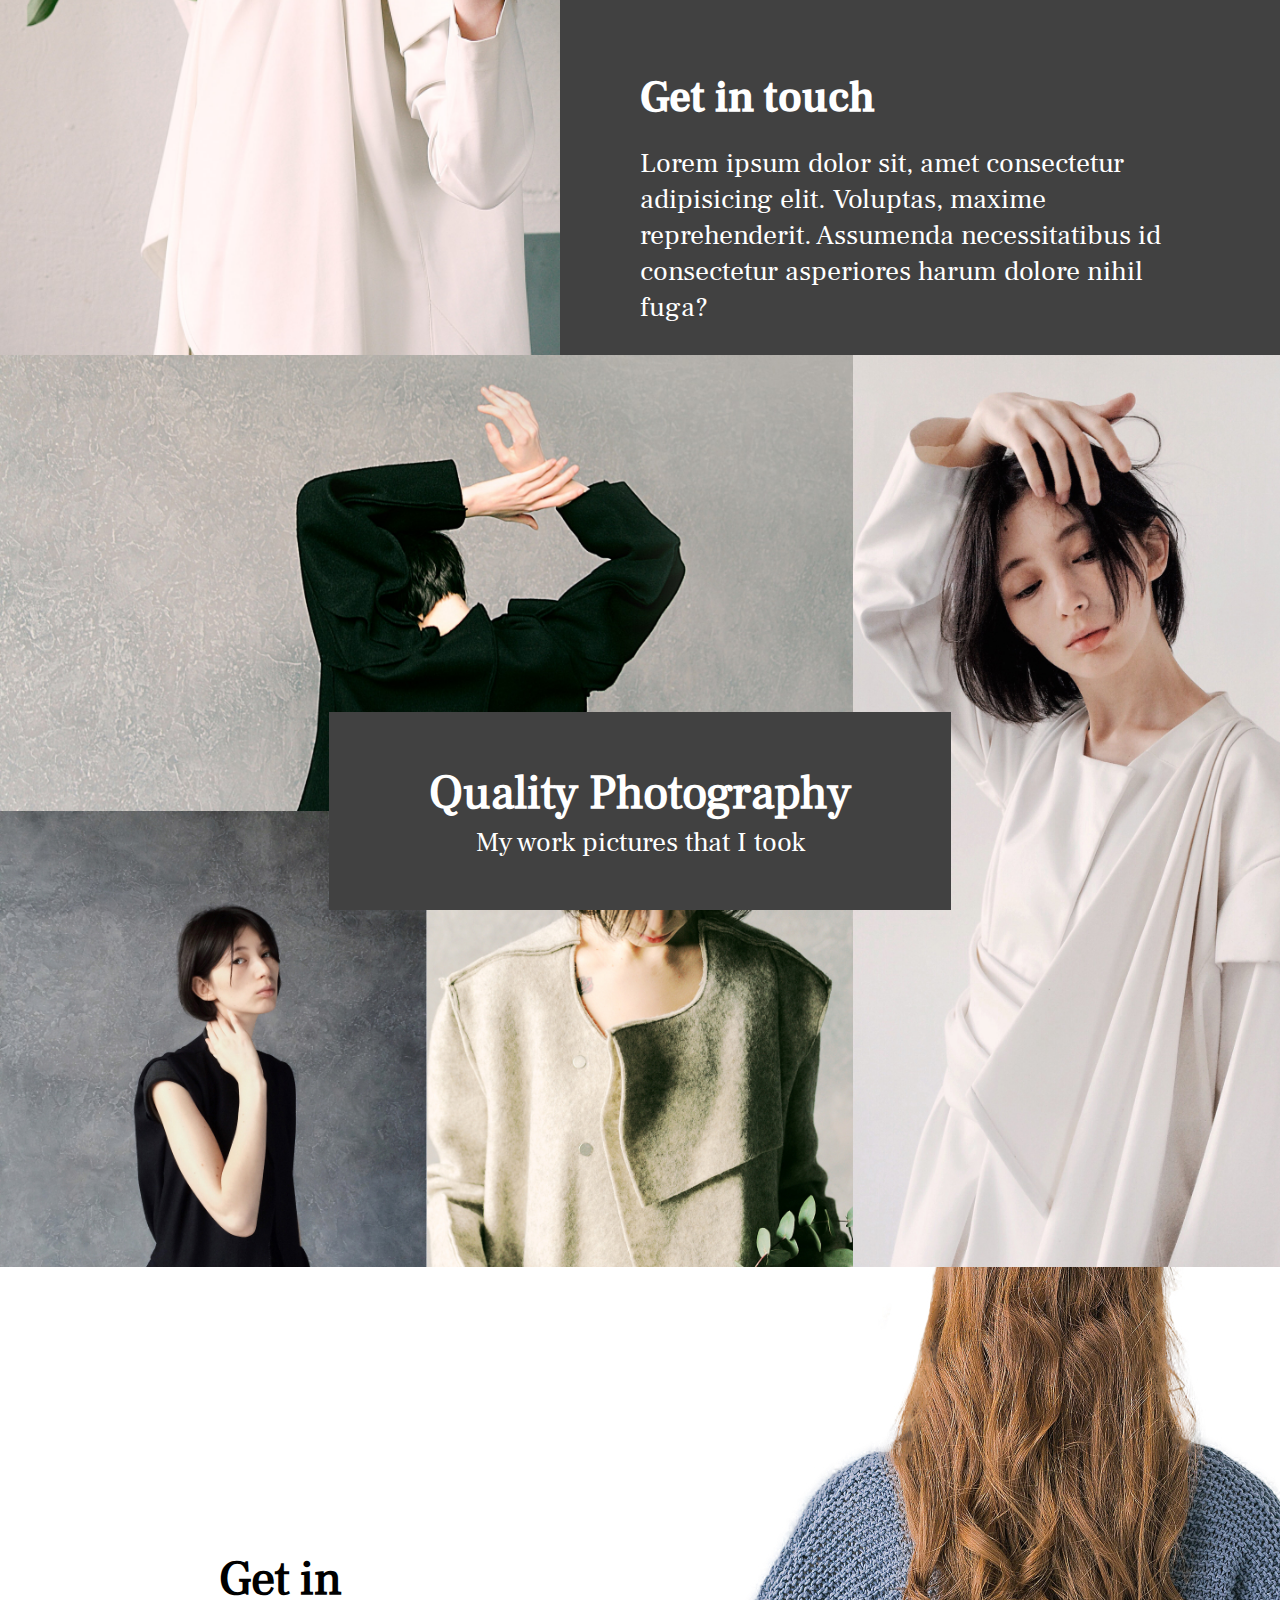
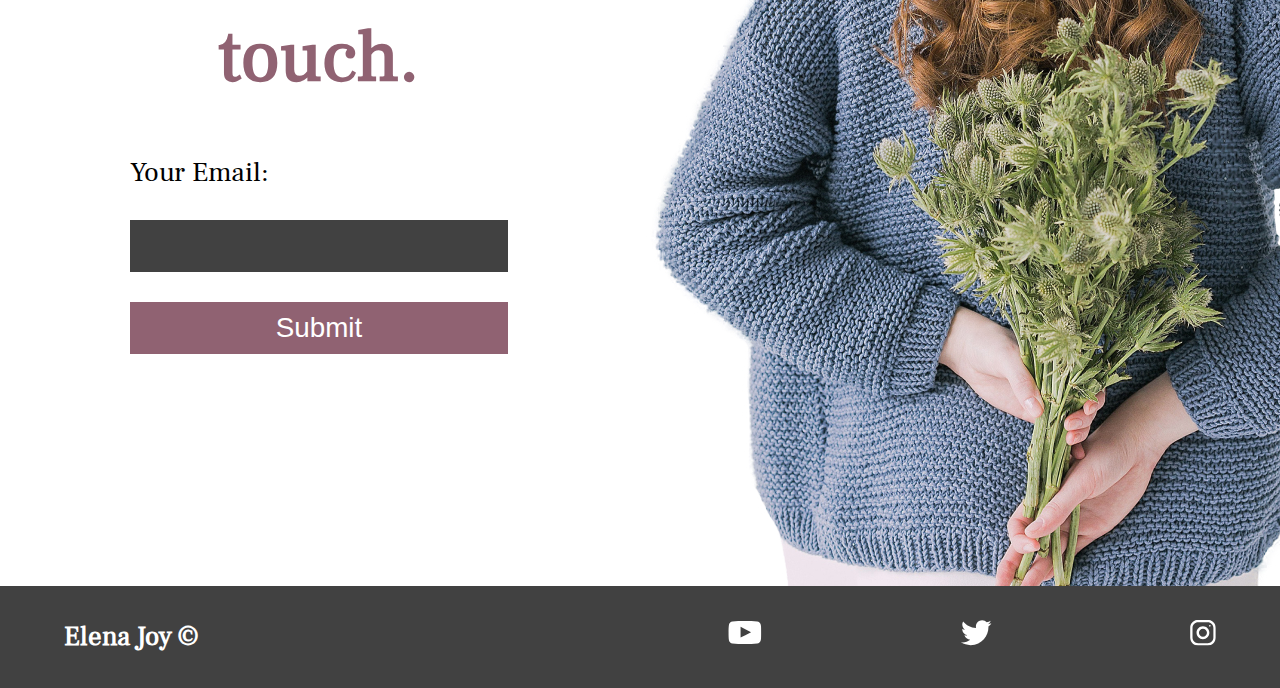
<file: projects/Project 2 - Photography Website/index.html>
<!DOCTYPE html>
<html lang="en">
  <head>
    <meta charset="UTF-8" />
    <meta name="viewport" content="width=device-width, initial-scale=1.0" />
    <meta http-equiv="X-UA-Compatible" content="ie=edge" />
    <meta
      name="description"
      content="Professional Photographer available for weddings and special events."
    />
    <meta name="robots" content="index,follow" />
    <link rel="stylesheet" href="./style.css" />
    <title>Elena Joy | Photographer</title>
  </head>
  <body>
    <header class="main-head">
      <nav>
        <h1 id="logo">Elena Joy</h1>
        <ul class="nav-links">
          <li><a href="#about">About</a></li>
          <li><a href="#portfolio">Portfolio</a></li>
          <li><a href="#contact">Contact</a></li>
        </ul>
        <div class="burger">
          <span class="line1"></span>
          <span class="line2"></span>
          <span class="line3"></span>
        </div>
      </nav>
    </header>
    <main>
      <section class="hero">
        <div class="hero-introduction flex">
          <h2>
            Elena Joy <br />
            Photography
          </h2>
          <p>
            Lorem ipsum dolor sit amet consectetur adipisicing elit. Cumque
            minima assumenda expedita similique quaerat maiores ab, itaque hic
            explicabo eaque!
          </p>
          <a href="#portfolio">Gallery</a>
        </div>
        <div class="hero-images">
          <img
            class="hero-elena"
            src="./img/elena-joy.png"
            alt="picture of elena joy"
          />
          <img src="./img/plant1.png" alt="" class="plant1 plant" />
          <img src="./img/plant2.png" alt="" class="plant2 plant" />
        </div>
      </section>
      <section class="about" id="about">
        <div class="about-image">
          <h5>MINIMAL</h5>
          <img src="./img/about-image.png" alt="portrait-picture" />
        </div>
        <div class="about-text flex" id="work">
          <h2>Elena Joy</h2>
          <div class="about-life">
            <h3>My Life</h3>
            <p>
              Lorem ipsum dolor sit, amet consectetur adipisicing elit.
              Voluptas, maxime reprehenderit. Assumenda necessitatibus id
              consectetur asperiores harum dolore nihil fuga?
            </p>
          </div>
          <div class="about-work">
            <h3>My Work</h3>
            <p>
              Lorem ipsum dolor sit, amet consectetur adipisicing elit.
              Voluptas, maxime reprehenderit. Assumenda necessitatibus id
              consectetur asperiores harum dolore nihil fuga?
            </p>
          </div>
          <div class="about-contact">
            <h3>Get in touch</h3>
            <p>
              Lorem ipsum dolor sit, amet consectetur adipisicing elit.
              Voluptas, maxime reprehenderit. Assumenda necessitatibus id
              consectetur asperiores harum dolore nihil fuga?
            </p>
          </div>
        </div>
      </section>
      <div class="gallery" id="portfolio">
        <header class="gallery-head">
          <h2>Quality Photography</h2>
          <p>My work pictures that I took</p>
        </header>
        <img class="gallery1" src="./img/gallery-1.jpg" alt="man in suit" />
        <img class="gallery2" src="./img/gallery-2.jpg" alt="lady in coat" />
        <img class="gallery3" src="./img/gallery-3.jpg" alt="lady in t-shirt" />
        <img class="gallery4" src="./img/gallery-4.jpg" alt="lady in jacket" />
      </div>
      <section class="contact" id="contact">
        <div class="form-wrapper flex">
          <h2>
            Get in <br />
            <span> touch.</span>
          </h2>
          <form>
            <label for="email">Your Email:</label>
            <input type="email" id="email" required />
            <button type="submit">Submit</button>
          </form>
        </div>
        <img src="./img/contact-image.jpg" alt="elena-joy" />
      </section>
    </main>
    <footer>
      <h4>Elena Joy &copy;</h4>
      <ul>
        <li>
          <a href="#"
            ><img src="./img/youtube-symbol 1.svg" alt="youtube-social-media"
          /></a>
        </li>
        <li>
          <a href="#"
            ><img src="./img/twitter 1.svg" alt="twitter-social-media"
          /></a>
        </li>
        <li>
          <a href="#"><img src="./img/instagram 1.svg" alt="instagram"/></a>
        </li>
      </ul>
    </footer>

    <script src="app.js"></script>
  </body>
</html>
</file>
<file: styles/style.css>
/* Global Styles */
* {
  margin: 0;
  padding: 0;
  -webkit-box-sizing: border-box;
          box-sizing: border-box;
}

html {
  font-size: 62.5%;
}

body {
  font-family: "Montserrat", sans-serif;
}

h1 {
  font-size: 2.5rem;
}

li,
button,
label,
input,
a,
p {
  font-size: 2.5rem;
}

h2 {
  font-size: 4rem;
}

h3 {
  font-size: 2.5rem;
}

h4,
h5 {
  font-size: 2rem;
}

ul {
  list-style: none;
}

a {
  text-decoration: none;
  color: #2c2c2c;
}

.main-head {
  width: 95%;
  margin: 0 0 0 auto;
}

nav {
  display: -webkit-box;
  display: -ms-flexbox;
  display: flex;
  -webkit-box-pack: justify;
      -ms-flex-pack: justify;
          justify-content: space-between;
  -webkit-box-align: center;
      -ms-flex-align: center;
          align-items: center;
  -webkit-box-orient: horizontal;
  -webkit-box-direction: normal;
      -ms-flex-direction: row;
          flex-direction: row;
  min-height: 10vh;
  width: 60%;
  -ms-flex-wrap: wrap;
      flex-wrap: wrap;
}

nav .logo {
  display: -webkit-box;
  display: -ms-flexbox;
  display: flex;
  -webkit-box-pack: start;
      -ms-flex-pack: start;
          justify-content: flex-start;
  -webkit-box-align: center;
      -ms-flex-align: center;
          align-items: center;
  -webkit-box-orient: horizontal;
  -webkit-box-direction: normal;
      -ms-flex-direction: row;
          flex-direction: row;
  -webkit-box-flex: 1;
      -ms-flex: 1 1 10rem;
          flex: 1 1 10rem;
}

nav .logo h1 {
  margin: 2rem;
}
nav .logo span{
  animation-name: logo-animation;
  animation-duration: 1s;
  animation-iteration-count: infinite;
}

@keyframes logo-animation {
  0%{
    opacity: 0;
  }
  50%{
    opacity: 1;
  }
  
  100%{
    opacity: 0;
  }
}
nav ul {
  display: -webkit-box;
  display: -ms-flexbox;
  display: flex;
  -ms-flex-pack: distribute;
      justify-content: space-around;
  -webkit-box-align: center;
      -ms-flex-align: center;
          align-items: center;
  -webkit-box-orient: horizontal;
  -webkit-box-direction: normal;
      -ms-flex-direction: row;
          flex-direction: row;
  -webkit-box-flex: 1;
      -ms-flex: 1 1 40rem;
          flex: 1 1 40rem;
}

.intro {
  min-height: 90vh;
  width: 90%;
  margin: auto;
  -ms-flex-wrap: wrap;
      flex-wrap: wrap;
  display: -webkit-box;
  display: -ms-flexbox;
  display: flex;
  -webkit-box-pack: justify;
      -ms-flex-pack: justify;
          justify-content: space-between;
  -webkit-box-align: center;
      -ms-flex-align: center;
          align-items: center;
  -webkit-box-orient: horizontal;
  -webkit-box-direction: normal;
      -ms-flex-direction: row;
          flex-direction: row;
}

.intro h2 {
  font-size: 8rem;
  padding-top: 2rem;
  background: -webkit-gradient(linear, left top, right top, from(#813772), to(#dd3308));
  background: linear-gradient(left, #813772, #b82601);
  background-clip: text;
  -webkit-background-clip: text;
  -webkit-text-fill-color: transparent;
  display: inline-block;
}

.intro h3 {
  font-size: 6rem;
  padding: 2rem 0rem;
}

.intro p {
  padding-top: 2rem;
  color: #2c2c2c;
}

.splash {
  position: absolute;
  top: 0%;
  right: 0%;
  height: 100%;
  z-index: -1;
}

.intro-social {
  margin-top: 4rem;
}

.intro-social a {
  margin-right: 5rem;
}

.active {
  background: #062f4f;
  color: white;
  padding: 1rem 3rem;
  border-radius: 2rem;
}

.intro-text,
.intro-images {
  -webkit-box-flex: 1;
      -ms-flex: 1 1 40rem;
          flex: 1 1 40rem;
}

#plant-left {
  -webkit-animation: plant 1.5s ease infinite alternate;
          animation: plant 1.5s ease infinite alternate;
}

#plant-right {
  -webkit-animation: plant 1.5s ease infinite alternate 0.5s;
          animation: plant 1.5s ease infinite alternate 0.5s;
}

#me {
  -webkit-animation: me 1s ease infinite alternate;
          animation: me 1s ease infinite alternate;
  -webkit-transform-origin: bottom;
          transform-origin: bottom;
}

#clock-arrow {
  -webkit-animation: clock 1.5s infinite linear;
          animation: clock 1.5s infinite linear;
  transform-box: fill-box;
  -webkit-transform-origin: bottom;
          transform-origin: bottom;
}

@-webkit-keyframes me {
  from {
    -webkit-transform: rotateZ(-5deg);
            transform: rotateZ(-5deg);
  }
  to {
    -webkit-transform: rotateZ(5deg);
            transform: rotateZ(5deg);
  }
}

@keyframes me {
  from {
    -webkit-transform: rotateZ(-5deg);
            transform: rotateZ(-5deg);
  }
  to {
    -webkit-transform: rotateZ(5deg);
            transform: rotateZ(5deg);
  }
}

@-webkit-keyframes plant {
  from {
    -webkit-transform: translateY(0%);
            transform: translateY(0%);
  }
  to {
    -webkit-transform: translateY(-30%);
            transform: translateY(-30%);
  }
}

@keyframes plant {
  from {
    -webkit-transform: translateY(0%);
            transform: translateY(0%);
  }
  to {
    -webkit-transform: translateY(-30%);
            transform: translateY(-30%);
  }
}

@-webkit-keyframes clock {
  from {
    -webkit-transform: rotateZ(0deg);
            transform: rotateZ(0deg);
  }
  to {
    -webkit-transform: rotateZ(360deg);
            transform: rotateZ(360deg);
  }
}

@keyframes clock {
  from {
    -webkit-transform: rotateZ(0deg);
            transform: rotateZ(0deg);
  }
  to {
    -webkit-transform: rotateZ(360deg);
            transform: rotateZ(360deg);
  }
}

.projects {
  width: 90%;
  margin: auto;
  min-height: 90vh;
  display: -webkit-box;
  display: -ms-flexbox;
  display: flex;
  -webkit-box-pack: justify;
      -ms-flex-pack: justify;
          justify-content: space-between;
  -webkit-box-align: center;
      -ms-flex-align: center;
          align-items: center;
  -webkit-box-orient: horizontal;
  -webkit-box-direction: normal;
      -ms-flex-direction: row;
          flex-direction: row;
  text-align: center;
  -ms-flex-wrap: wrap;
      flex-wrap: wrap;
}

.projects h2 {
  margin: 5rem;
}

.travelly,
.elena {
  -webkit-box-flex: 1;
      -ms-flex: 1 1 40rem;
          flex: 1 1 40rem;
}

.form-section {
  min-height: 80vh;
  display: -webkit-box;
  display: -ms-flexbox;
  display: flex;
  -webkit-box-pack: center;
      -ms-flex-pack: center;
          justify-content: center;
  -webkit-box-align: center;
      -ms-flex-align: center;
          align-items: center;
  -webkit-box-orient: horizontal;
  -webkit-box-direction: normal;
      -ms-flex-direction: row;
          flex-direction: row;
  margin-top: 3rem;
}

.form-section form {
  padding: 3rem 10rem;
  -webkit-box-shadow: 0px 10px 10px rgba(0, 0, 0, 0.2), 0px 20px 40px rgba(0, 0, 0, 0.2);
          box-shadow: 0px 10px 10px rgba(0, 0, 0, 0.2), 0px 20px 40px rgba(0, 0, 0, 0.2);
  display: -webkit-box;
  display: -ms-flexbox;
  display: flex;
  -webkit-box-pack: center;
      -ms-flex-pack: center;
          justify-content: center;
  -webkit-box-align: center;
      -ms-flex-align: center;
          align-items: center;
  -webkit-box-orient: vertical;
  -webkit-box-direction: normal;
      -ms-flex-direction: column;
          flex-direction: column;
  border-radius: 2rem;
}

.form-section form input,
.form-section form textarea {
  margin: 2rem;
}

.form-section form input:focus,
.form-section form textarea:focus {
  outline: 2px solid #813772;
}

.form-section form textarea {
  font-family: "Montserrat", sans-serif;
  font-size: 2rem;
}

.form-section form button {
  width: 100%;
  padding: 2rem;
  background: #b82601;
  color: white;
}

.form-section form button:focus {
  background: #813772;
}

footer {
  background: -webkit-gradient(linear, left top, right top, from(#b82601), to(#813772));
  background: linear-gradient(left, #813772, #b82601);
  color: white;
  min-height: 10vh;
  padding: 0% 5%;
  display: -webkit-box;
  display: -ms-flexbox;
  display: flex;
  -webkit-box-pack: start;
      -ms-flex-pack: start;
          justify-content: flex-start;
  -webkit-box-align: center;
      -ms-flex-align: center;
          align-items: center;
  -webkit-box-orient: horizontal;
  -webkit-box-direction: normal;
      -ms-flex-direction: row;
          flex-direction: row;
}

footer ul {
  -webkit-box-flex: 1;
      -ms-flex: 1 1 40rem;
          flex: 1 1 40rem;
  display: -webkit-box;
  display: -ms-flexbox;
  display: flex;
  -ms-flex-pack: distribute;
      justify-content: space-around;
  -webkit-box-align: center;
      -ms-flex-align: center;
          align-items: center;
  -webkit-box-orient: horizontal;
  -webkit-box-direction: normal;
      -ms-flex-direction: row;
          flex-direction: row;
}

footer h4 {
  -webkit-box-flex: 1;
      -ms-flex: 1 1 40rem;
          flex: 1 1 40rem;
}

@media screen and (max-width: 1332px) {
  html {
    font-size: 53%;
  }
  .splash {
    display: none;
  }
  svg {
    width: 80%;
  }
  nav {
    width: 100%;
  }
}

@media screen and (max-width: 754px) {
  html {
    font-size: 45%;
  }
  svg {
    height: 60%;
  }
  .main-head {
    width: 100%;
  }
  nav .logo {
    display: -webkit-box;
    display: -ms-flexbox;
    display: flex;
    -webkit-box-pack: center;
        -ms-flex-pack: center;
            justify-content: center;
    -webkit-box-align: center;
        -ms-flex-align: center;
            align-items: center;
    -webkit-box-orient: vertical;
    -webkit-box-direction: normal;
        -ms-flex-direction: column;
            flex-direction: column;
    -webkit-box-flex: 1;
        -ms-flex: 1 1 20rem;
            flex: 1 1 20rem;
    margin-top: 2rem;
  }
  nav ul {
    -webkit-box-flex: 1;
        -ms-flex: 1 1 60rem;
            flex: 1 1 60rem;
    margin: 2rem 0rem;
  }
  .intro-text {
    margin-top: 5rem;
    text-align: center;
  }
  .intro-images {
    text-align: center;
  }
  .intro-social {
    display: -webkit-box;
    display: -ms-flexbox;
    display: flex;
    -webkit-box-pack: center;
        -ms-flex-pack: center;
            justify-content: center;
    -webkit-box-align: center;
        -ms-flex-align: center;
            align-items: center;
    -webkit-box-orient: horizontal;
    -webkit-box-direction: normal;
        -ms-flex-direction: row;
            flex-direction: row;
  }
  .intro-social a {
    margin: 2rem;
  }
  .elena,
  .travelly {
    -webkit-box-flex: 1;
        -ms-flex: 1 1 50rem;
            flex: 1 1 50rem;
  }
  .elena img,
  .travelly img {
    width: 100%;
    height: 100%;
  }
  form {
    padding: 0rem;
    width: 100%;
  }
}
/*# sourceMappingURL=style.css.map */
</file>
<file: projects/Project 1 - Travel Website/style.css>
/* GLOBAL */
*{
    margin: 0;
    padding: 0;
    box-sizing: border-box;
}
html{
    font-size: 62.5%;
}
body{
    font-family: 'Poppins', sans-serif;
}
h1{
    font-size: 2.6rem;
}
h2{
    font-size: 4.8rem;
}
h3{
    font-size: 3rem;
    font-weight: 400;
}
h4,h5{
    font-size: 2.8rem;
}
li,button,label,input,p{
    font-size: 2rem;
}
a{
    color: white;
    text-decoration: none;
}
button{
    padding: 2rem 6rem;
    border: none;
    background: #4c6e97;
    color: white;
    font-size: 1.8rem;
    transition: background 0.5s ease-in-out;
}
button:hover{
    background: #27394e;
}
/* MAIN HEADER */

.main-head{
    background: rgb(26, 26, 26);
    color: white;
    position: sticky;
    top: 0;
    z-index: 4;
}
nav{
    display: flex;
    width: 90%;
    padding: 1.5rem;
    min-height: 5vh;
    margin: auto;
    align-items: center;
    flex-wrap: wrap;
    
}
nav ul{
    display: flex;
    flex: 1 1 36rem;
    justify-content: space-around;
    list-style: none;

}
#logo{
    flex: 2 1 40rem;
    font-family: 'Pattaya', sans-serif;
    font-weight: 400;
}

/* HERO SECTION */

.hero{
    min-height: 95vh;
    background: linear-gradient(rgba(0,0,0,0.2), rgba(0,0,0,0.7)),url('img/ratuwa.jpg');
    background-repeat: no-repeat;
    background-size: cover;
    background-position: center;
    color: white;
    display: flex;
    flex-direction: column;
    justify-content: center;
    align-items: center;
    text-align: center;
}
.hero h3{
    margin: 4rem;
}

/* LOCATIONS SECTION */

#locations{
    min-height: 100vh;
    background: linear-gradient(rgba(0,0,0,0.5), transparent),url('img/gorod.jpg');
    background-repeat: no-repeat;
    background-size: cover;
    background-position: center;
    background-size: cover;
    display: flex;
    align-items: center;
    position: relative;
    overflow: hidden;
}
.location-head{
    width: 90%;
    margin: auto;
}
.location-head h2{
    margin-bottom: 4rem;
    text-decoration: underline;
    text-decoration-thickness: 0.5rem;
}
.location-head h3{
    background: linear-gradient(#131c27, #663b34);
    background-clip: text;
    -webkit-background-clip: text;
    -webkit-text-fill-color:transparent ;
}
.cloud{
    position: absolute;
    top: 0;
    right: 0;
    pointer-events: none;
}
.moving-cloud-1{
    animation: cloudAnimation 3s infinite alternate ease-in-out;
    z-index: 3;
    
}
.moving-cloud-2{
    top: 15%;
    z-index: 2;
    opacity: 0.8;
    animation: cloudAnimation 4s infinite alternate ease-in-out;
}
@keyframes cloudAnimation{
    from{
        transform: translate(10%, -5%);
    }
    to{
        transform: translate(0%, 0%);
    }
}

/* BENEFITS SECTION */
#benefits{
    background:linear-gradient(rgba(0,0,0,0.5), transparent),url("img/karta.jpg") ;
    background-repeat: no-repeat;
    background-size: cover;
    background-position: center;
    background-size: cover;
}
.benefits-head{
    background: #343c44;
    padding: 3rem;
    min-height: 30vh;
    display: flex;
    flex-direction: column;
    justify-content: center;
    align-items: center;
    color: white;
    text-align: center;
}
.benefits-head h3{
    padding: 1rem;
}
.cards{
    width: 90%;
    margin: auto;
    display: flex;
    min-height: 70vh;
    align-items: center;
    flex-wrap: wrap;
    
}
.card{
    text-align: center;
    flex: 1 1 25rem;
    min-height: 40vh;
    margin: 2rem 5rem;
    box-shadow: 0px 10px 10px rgba(0,0,0,0.1), 0px 20px 20px rgba(0,0,0,0.1);
    background: white;
}
.cards img{
    max-width: 15%;
    margin: 2rem;
}
.card h4, .card p{
    padding: 3rem;
}
.card-icon{
    background: #4c6e97;
}

/* CONTACT SECTION */

#contact{
    min-height: 100vh;
    background: linear-gradient(rgba(0,0,0,0.5), transparent),url("img/zamok.jpg");
    background-size: cover;
    background-repeat: no-repeat;
    background-position: center;
    display: flex;
    align-items: center;
    justify-content: center;
}
.form-wrapper{
    background: rgba(19, 28, 39, 0.8);
    width: 50%;
    border-radius: 20px;
    color: white;
}
.form-head{
    text-align: center;
    padding: 4rem;
}
.name-form,.email-form{
    padding: 3rem;
    text-align: center;
}
.form-wrapper label{
    margin: 0rem 3rem;
}
.form-wrapper button{
    width: 100%;
    padding: 2rem;
    margin-top: 8rem;
    border-bottom-left-radius: 20px;
    border-bottom-right-radius: 20px;
}
.form-wrapper input{
    padding: 1rem 3rem;
}

/* FOOTER */

footer{
    color: white;
    background: rgba(19, 28, 39, 1);
}
.footer-wrapper{
    display: flex;
    padding: 2rem;
    width: 90%;
    margin: auto;
    align-items: center;
    min-height: 10vh;
    flex-wrap: wrap;
}
footer h5{
    flex: 1 1 40rem;
}
footer ul{
    display: flex;
    list-style: none;
    flex: 1 1 40rem;
    justify-content: space-between;
    align-items: center;
}
.footer-wrapper h5{
    font-family: 'Pattaya', sans-serif;
    font-weight: 400;
}

/* MEDIA QUERY */
@media screen and (max-width: 900px){
    html{
        font-size: 45%;
    }
    nav{
        text-align: center;
    }
    #logo{
        margin: 1.5rem 0 2rem;
        flex-basis: 73rem;
    } 
    .cloud{
        height: 40rem;
    }
    .moving-cloud-2{
        top: 10%;
    }
    /* .location-head h3{
        background: rgba(19, 28, 39, 0.5);
        -webkit-text-fill-color: white;
    } */
    .form-wrapper{
        width: 70%;
    }
    footer{
        text-align: center;
    }
    footer h5{
        padding-bottom: 3rem;
    }
}
</file>
<file: projects/Project 2 - Photography Website/style.css>
/* Global Styles */

* {
  margin: 0;
  padding: 0;
  box-sizing: border-box;
}

@font-face {
  font-family: "Ruhl";
  src: url("fonts/FrankRuhlLibre-Regular.ttf");
}
@font-face {
  font-family: "Ruhl Medium";
  src: url("fonts/FrankRuhlLibre-Medium.ttf");
}
@font-face {
  font-family: "Vibes";
  src: url("fonts/GreatVibes-Regular.ttf");
}

html {
  font-size: 62.5%;
  --header1: calc(2rem + 1vw);
  --header2: calc(3.5rem + 1vw);
  --header3: calc(3rem + 1vw);
  --header4: calc(2.4rem + 1vw);
  --text: calc(1.5rem + 1vw);
  --big: calc(6rem + 1vw);
  --special-color: #906272;
  --background-color: #414141;
  --gray-text: #525252;
  scroll-behavior: smooth;
}

h1 {
  font-size: var(--header1);
}
li,
button,
label,
input,
a,
p {
  font-size: var(--text);
}
h2 {
  font-size: var(--header2);
}
h3 {
  font-size: var(--header3);
}
h4,
h5 {
  font-size: var(--header4);
}

ul {
  list-style: none;
}
a {
  text-decoration: none;
  color: black;
}
.flex {
  display: flex;
  flex-direction: column;
  justify-content: center;
  align-items: center;
}
body {
  font-family: "Ruhl", sans-serif;
  animation: opening 1s ease-in-out forwards;
}
h1 {
  font-family: "Vibes", sans-serif;
}

/* Nav Section */
.main-head {
  box-shadow: 0px 10px 10px rgba(0, 0, 0, 0.1);
  z-index: 2;
  position: relative;
  position: fixed;
  width: 100%;
  background: white;
}

nav {
  width: 90%;
  margin: auto;
  display: flex;
  align-items: center;
  min-height: 5vh;
  padding: 1.5rem 0rem;
}
#logo {
  flex: 1 1 20rem;
}
.nav-links {
  display: flex;
  justify-content: space-around;
  flex: 1 1 20rem;
}
.hero {
  min-height: 90vh;
  width: 95%;
  margin: 0 0 0 auto;
  display: flex;
  flex-wrap: wrap;
  overflow: hidden;
}

.hero-introduction {
  flex: 2 1 40rem;
  text-align: center;
}
.hero-introduction p {
  padding: 5rem 10rem;
  color: var(--gray-text);
}
.hero-introduction h2 {
  padding-top: 3rem;
}
.hero-introduction a {
  padding: 2rem 8rem;
  border: 3px solid black;
  margin-bottom: 4rem;
}

.hero-images {
  flex: 1 1 40rem;
  background: linear-gradient(#dad8dd, #dad1d4);
  position: relative;
  z-index: 1;
}
.hero-elena {
  width: 100%;
  height: 100%;
  object-fit: cover;
}

.plant {
  position: absolute;
  bottom: 0;
  left: -20%;
  z-index: -1;
  transform: translateY(10%) rotateZ(-10deg) rotateX(-90deg);
  animation: plant-entrance 1.5s ease-in-out 0.5s forwards,
    plant-shake 2.5s infinite ease alternate-reverse 2s;
  transform-origin: bottom;
  max-height: 80%;
}
.plant2 {
  left: 40%;
}

/*ANIMATIONS */

@keyframes opening {
  from {
    opacity: 0;
  }
  to {
    opacity: 1;
  }
}

@keyframes plant-entrance {
  from {
    transform: translateY(10%) rotateZ(-10deg) rotateX(-90deg);
  }
  to {
    transform: translateY(0%) rotateZ(0deg) rotateX(0deg);
  }
}
@keyframes plant-shake {
  from {
    transform: rotateZ(-5deg);
  }
  to {
    transform: rotateZ(0deg);
  }
}

.burger,
.menu-check {
  display: none;
}

/* ABOUT SECTION */

.about {
  min-height: 100vh;
  display: flex;
  flex-wrap: wrap;
}
.about-text {
  color: white;
  background: var(--background-color);
  flex: 2 1 40rem;
  justify-content: space-around;
}
.about-text div {
  padding: 3rem 8rem;
}
.about-text h3 {
  padding: 2rem 0rem;
  font-family: "Ruhl Medium";
}
.about-text h2 {
  font-family: "Vibes";
  padding: 4rem;
}
.about-image {
  flex: 1 1 40rem;
  position: relative;
}
.about-image h5 {
  position: absolute;
  letter-spacing: 2rem;
  top: 20%;
  left: 50%;
  transform: translate(-50%, -20%);
}
.about-image img {
  width: 100%;
  height: 100%;
  object-fit: cover;
}
/* Gallery */
.gallery {
  display: grid;
  min-height: 100vh;
  grid-template-columns: repeat(3, 1fr);
  position: relative;
}
.gallery img {
  width: 100%;
  height: 100%;
  object-fit: cover;
}
.gallery1 {
  grid-column: 1/3;
}
.gallery2 {
  grid-column: 3/4;
  grid-row: 1/3;
}
.gallery-head {
  position: absolute;
  top: 50%;
  left: 50%;
  transform: translate(-50%, -50%);
  color: white;
  background: var(--background-color);
  padding: 5rem 10rem;
  text-align: center;
}

/*CONTACT SECTION */

.contact {
  min-height: 90vh;
  display: flex;
  flex-wrap: wrap;
}
.form-wrapper {
  flex: 3 1 40rem;
}
.form-wrapper h2 {
  margin: 5rem 0rem;
}
.form-wrapper span {
  font-size: var(--big);
  color: var(--special-color);
}
.form-wrapper label {
  display: block;
}
.form-wrapper input {
  display: block;
  margin: 3rem 0rem;
  background: var(--background-color);
  color: white;
  border: none;
  padding: 1rem;
}
.form-wrapper button {
  padding: 1rem 8rem;
  background: var(--special-color);
  color: white;
  border: none;
  width: 100%;
}
.contact img {
  flex: 1 1 40rem;
}

/*FOOTER SECTION */
footer {
  background: var(--background-color);
  color: white;
  display: flex;
  padding: 3rem 5%;
  align-items: center;
  flex-wrap: wrap;
}
footer ul {
  display: flex;
  flex: 1 1 40rem;
  justify-content: space-between;
  align-items: center;
}
footer h4 {
  flex: 3 1 40rem;
  font-size: calc(1.4rem + 1vw);
}

button:focus {
  background: var(--background-color);
  color: white;
}
input:focus {
  border: 4px solid rgb(148, 148, 197);
}

@media screen and (max-width: 842px) {
  .hero {
    width: 100%;
  }
  .hero-introduction p {
    padding: 5rem 3rem;
  }
  /* BURGER THING */
  .burger {
    position: relative;
    display: block;
    cursor: pointer;
  }
  .burger span {
    padding: 0.2rem 2rem;
    background: var(--gray-text);
    margin: 0.5rem 0rem;
    display: block;
    transition: all 0.5s ease;
  }
  .nav-links a {
    color: white;
    font-size: var(--header3);
    text-decoration: underline;
  }
  .nav-links {
    background: var(--background-color);
    width: 100%;
    height: 100%;
    position: fixed;
    top: 0;
    left: 100%;
    flex-direction: column;
    align-items: center;
    transition: transform 1s ease;
  }

  .nav-open {
    transform: translateX(-100%);
  }

  .toggle .line1 {
    transform: rotateZ(45deg) translateY(300%);
    background: white;
  }
  .toggle .line2 {
    opacity: 0;
  }
  .toggle .line3 {
    transform: rotateZ(-45deg) translateY(-300%);
    background: white;
  }

  /*About section */
  .about-text div {
    padding: 3rem 3rem;
  }
  /* GALLERY*/
  .gallery img {
    grid-row: auto;
    grid-column: auto;
  }
  .gallery {
    grid-template-columns: repeat(auto-fit, minmax(30rem, 1fr));
  }
  .gallery-head {
    display: none;
  }
  .contact img {
    display: none;
  }
  footer ul {
    order: 1;
  }
  footer h4 {
    order: 2;
    text-align: center;
    padding: 1rem;
  }
}

@media screen and (min-width: 1700px) {
  html {
    --header1: 3rem;
    --header2: 5rem;
    --header3: 4rem;
    --header4: 3rem;
    --text: 3rem;
    --big: 8rem;
  }
}
</file>
